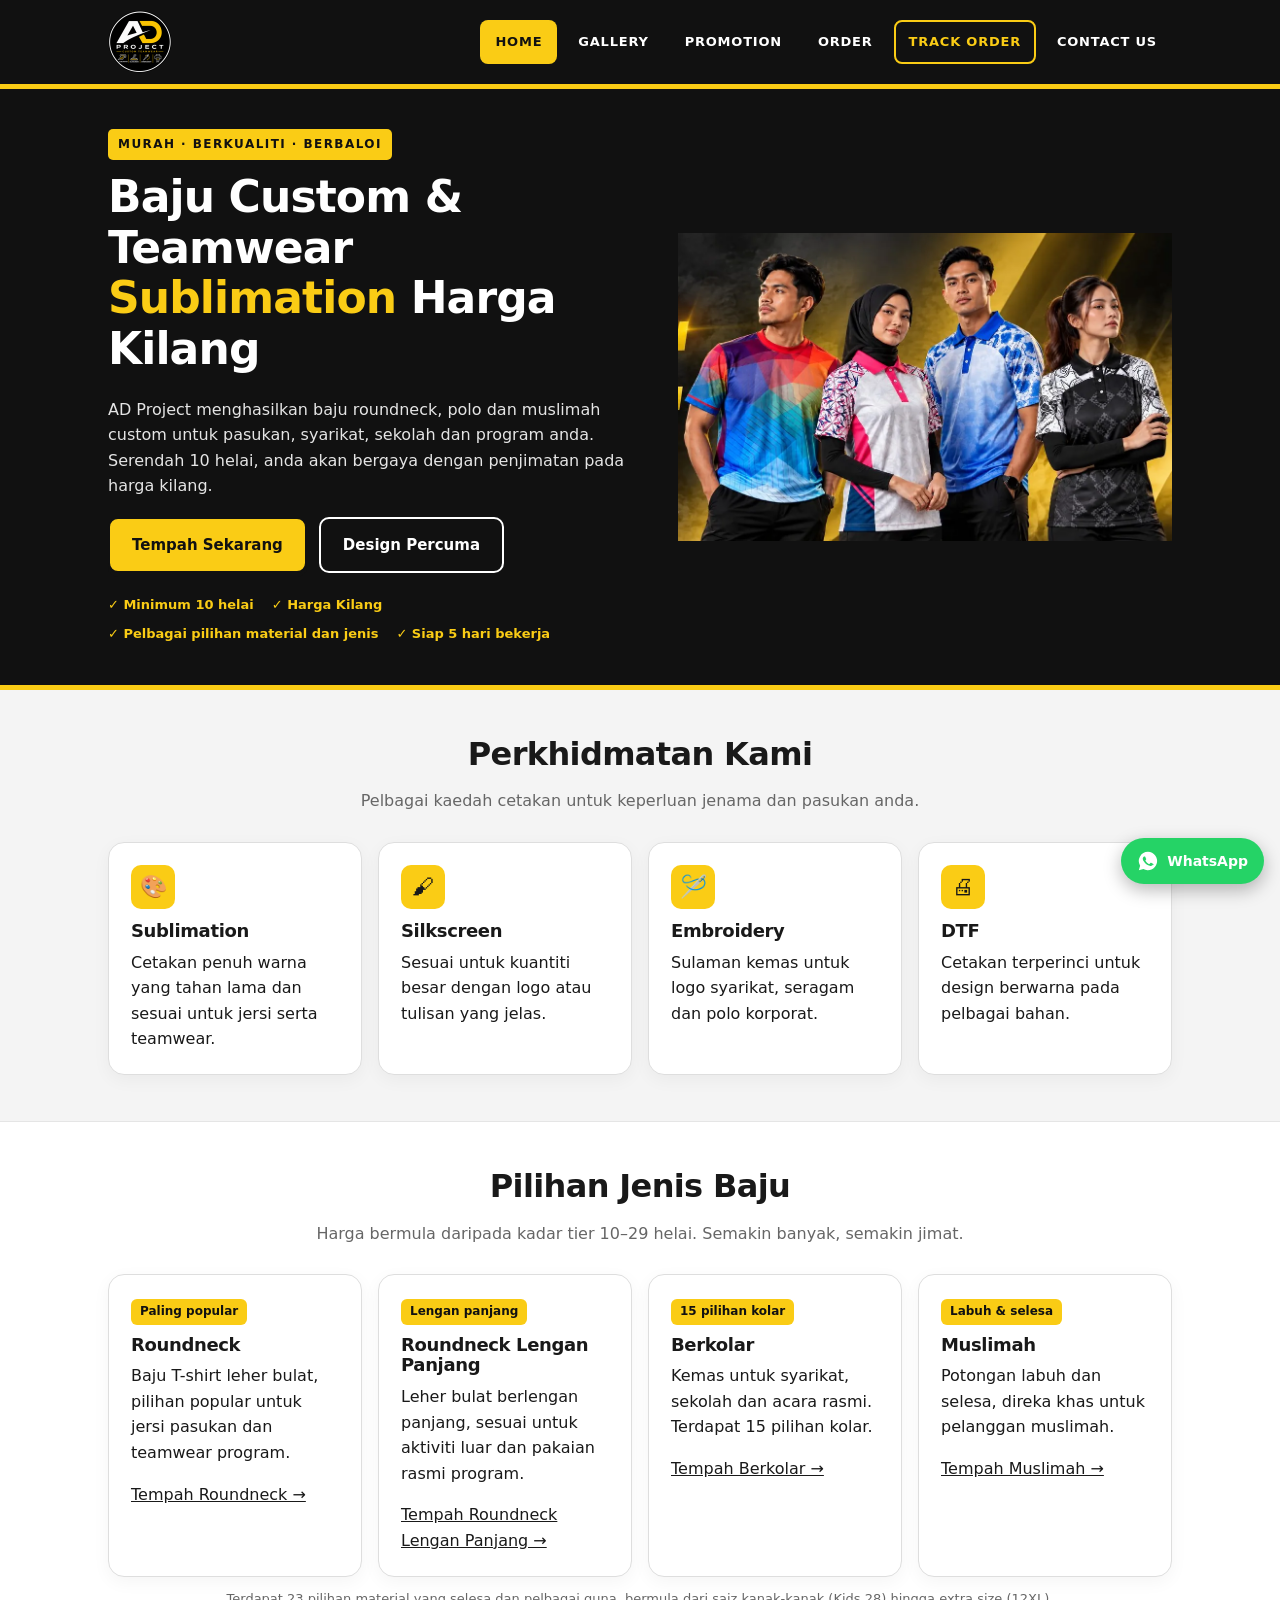
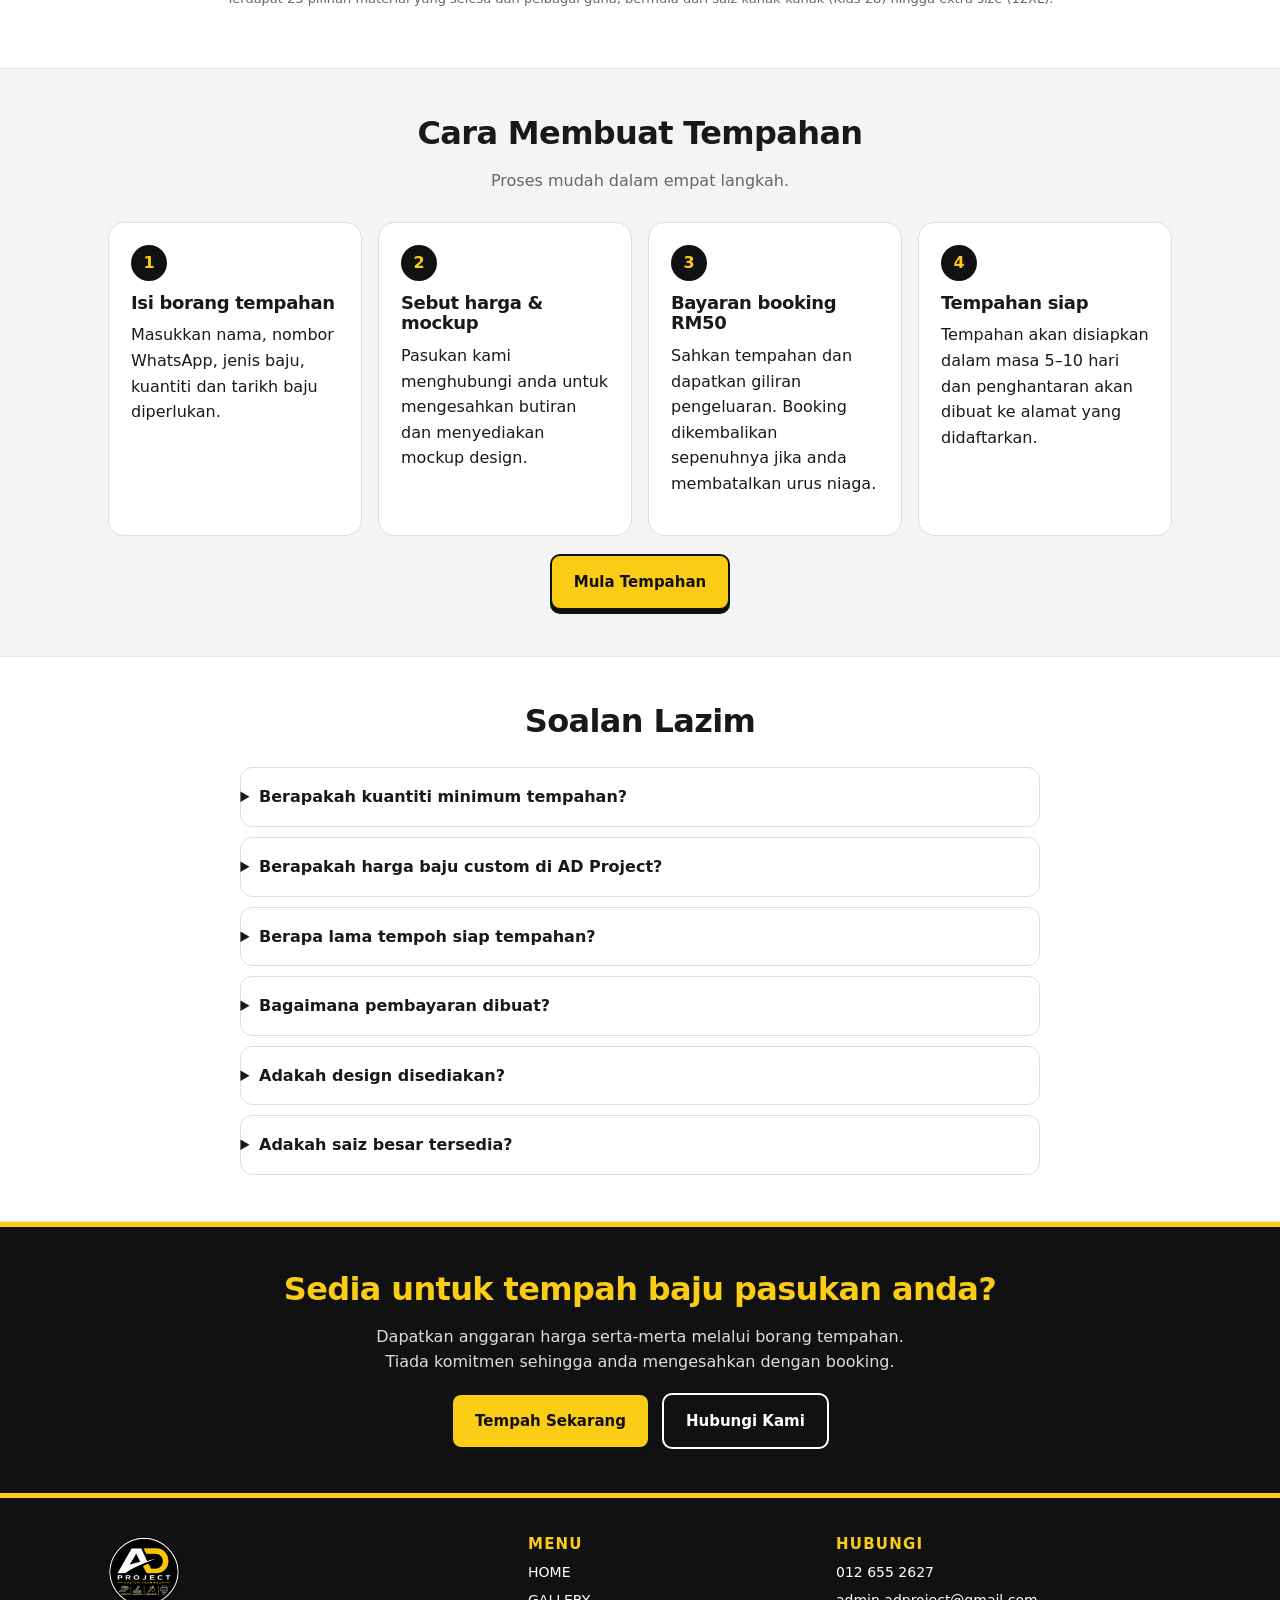
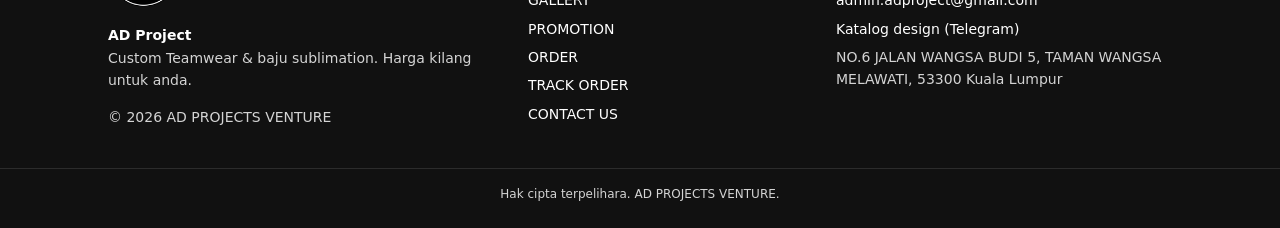
<file: index.html>
<!doctype html>
<html lang="ms">
<head>
<meta charset="utf-8">
<meta name="facebook-domain-verification" content="we1lgh8pebpeb2553qav9tsyrb8dss" />
<meta name="viewport" content="width=device-width, initial-scale=1">
<title>AD Project | Baju Custom &amp; Teamwear Sublimation Malaysia</title>
<meta name="description" content="Tempah baju custom, polo, roundneck &amp; muslimah sublimation harga kilang. Minimum 10 helai, mockup percuma sebelum bayaran. AD Project, Kuala Lumpur.">
<meta name="robots" content="index,follow,max-image-preview:large">
<link rel="canonical" href="https://adproject.my/">
<meta name="theme-color" content="#facc15">
<meta name="referrer" content="strict-origin-when-cross-origin">
<link rel="icon" href="favicon.ico" sizes="any">
<link rel="icon" type="image/png" sizes="32x32" href="assets/img/favicon-32.png">
<link rel="apple-touch-icon" href="assets/img/apple-touch-icon.png">
<link rel="manifest" href="site.webmanifest">
<meta property="og:type" content="website">
<meta property="og:locale" content="ms_MY">
<meta property="og:site_name" content="AD Project">
<meta property="og:title" content="AD Project | Baju Custom &amp; Teamwear Sublimation Malaysia">
<meta property="og:description" content="Tempah baju custom, polo, roundneck &amp; muslimah sublimation harga kilang. Minimum 10 helai, mockup percuma sebelum bayaran. AD Project, Kuala Lumpur.">
<meta property="og:url" content="https://adproject.my/">
<meta property="og:image" content="https://adproject.my/assets/img/og-image.jpg">
<meta property="og:image:width" content="1200">
<meta property="og:image:height" content="630">
<meta name="twitter:card" content="summary_large_image">
<meta name="twitter:title" content="AD Project | Baju Custom &amp; Teamwear Sublimation Malaysia">
<meta name="twitter:description" content="Tempah baju custom, polo, roundneck &amp; muslimah sublimation harga kilang. Minimum 10 helai, mockup percuma sebelum bayaran. AD Project, Kuala Lumpur.">
<meta name="twitter:image" content="https://adproject.my/assets/img/og-image.jpg">
<link rel="stylesheet" href="assets/css/style.css?v=49972ff1">
<script type="application/ld+json">{"@context":"https://schema.org","@type":"LocalBusiness","@id":"https://adproject.my/#business","name":"AD Project","legalName":"AD PROJECTS VENTURE","url":"https://adproject.my/","logo":"https://adproject.my/assets/img/logo-256.png","image":"https://adproject.my/assets/img/og-image.jpg","telephone":"+60126552627","email":"admin.adproject@gmail.com","address":{"@type":"PostalAddress","streetAddress":"NO.6 JALAN WANGSA BUDI 5, TAMAN WANGSA MELAWATI","postalCode":"53300","addressLocality":"Kuala Lumpur","addressRegion":"Wilayah Persekutuan Kuala Lumpur","addressCountry":"MY"},"description":"Tempah baju custom, polo, roundneck & muslimah sublimation harga kilang. Minimum 10 helai, mockup percuma sebelum bayaran. AD Project, Kuala Lumpur."}</script>
<script type="application/ld+json">{"@context":"https://schema.org","@type":"WebSite","name":"AD Project","url":"https://adproject.my/","inLanguage":"ms-MY"}</script>
<script type="application/ld+json">{"@context":"https://schema.org","@type":"FAQPage","mainEntity":[{"@type":"Question","name":"Berapakah kuantiti minimum tempahan?","acceptedAnswer":{"@type":"Answer","text":"Kuantiti minimum ialah 10 helai bagi setiap tempahan."}},{"@type":"Question","name":"Berapakah harga baju custom di AD Project?","acceptedAnswer":{"@type":"Answer","text":"Harga bermula dari RM13 hingga RM29 sehelai bergantung pada jenis baju dan kuantiti. Semakin banyak kuantiti, semakin rendah harga sehelai. Isi borang tempahan untuk melihat anggaran harga serta-merta."}},{"@type":"Question","name":"Berapa lama tempoh siap tempahan?","acceptedAnswer":{"@type":"Answer","text":"Tempahan siap dalam 5 hari bekerja selepas tempahan disahkan. Tarikh baju diperlukan boleh dinyatakan dalam borang tempahan."}},{"@type":"Question","name":"Bagaimana pembayaran dibuat?","acceptedAnswer":{"@type":"Answer","text":"Bayaran booking RM50 mengesahkan tempahan dan dikembalikan sepenuhnya jika anda membatalkan urus niaga. Seterusnya bayaran pendahuluan 40% diperlukan, dan baki dijelaskan sebelum penghantaran."}},{"@type":"Question","name":"Adakah design disediakan?","acceptedAnswer":{"@type":"Answer","text":"Ya. Terdapat 800+ design percuma di halaman Galeri dan katalog Telegram kami, atau anda boleh hantar design sendiri. Mockup disediakan sebelum anda membuat bayaran."}},{"@type":"Question","name":"Adakah saiz besar tersedia?","acceptedAnswer":{"@type":"Answer","text":"Saiz Kids 28 hingga 12XL tersedia. Caj tambahan dikenakan untuk saiz 4XL ke atas."}}]}</script>
</head>
<body class="page-index">
<a class="skip-link" href="#main">Langkau ke kandungan</a>
<header class="topbar">
  <div class="topbar-inner">
    <a class="brand-logo" href="./" aria-label="AD Project - Laman Utama">
      <img src="assets/img/logo-128.png" alt="AD Project Custom Teamwear" width="64" height="64">
    </a>
    <button class="nav-toggle" id="navToggle" type="button" aria-label="Buka menu" aria-expanded="false" aria-controls="mainNav">
      <span></span><span></span><span></span>
    </button>
    <nav class="main-nav" id="mainNav" aria-label="Menu utama">
      <a href="./" class="active" aria-current="page">HOME</a>
      <a href="gallery.html">GALLERY</a>
      <a href="promotion.html">PROMOTION</a>
      <a href="order.html">ORDER</a>
      <a href="track-order.html" class="nav-outline">TRACK ORDER</a>
      <a href="contact.html">CONTACT US</a>
    </nav>
  </div>
</header>

<main id="main">
<section class="hero">
  <div class="container hero-inner">
    <div class="hero-copy">
      <span class="eyebrow">Murah &middot; Berkualiti &middot; Berbaloi</span>
      <h1>Baju Custom &amp; Teamwear <em>Sublimation</em> Harga Kilang</h1>
      <p>AD Project menghasilkan baju roundneck, polo dan muslimah custom untuk pasukan, syarikat, sekolah dan program anda. Serendah 10 helai, anda akan bergaya dengan penjimatan pada harga kilang.</p>
      <p class="stat-badge" id="shirtStat" data-endpoint="https://script.google.com/macros/s/AKfycbyPpZKnBFvj2LA13TLM8jEIbgu5Ed_8PIEiTodSzSPuY906F02-wc6n4sjOblGXJwoRVw/exec" hidden><strong id="shirtCount">0</strong><span>helai baju telah disiapkan</span></p>
      <div class="btn-row">
        <a class="btn btn-primary" href="order.html">Tempah Sekarang</a>
        <a class="btn btn-outline" href="gallery.html">Design Percuma</a>
      </div>
      <ul class="trust">
        <li>&#10003; Minimum 10 helai</li>
        <li>&#10003; Harga Kilang</li>
        <li>&#10003; Pelbagai pilihan material dan jenis</li>
        <li>&#10003; Siap 5 hari bekerja</li>
      </ul>
    </div>
    <picture>
      <source srcset="assets/img/hero-models.webp" type="image/webp">
      <img class="hero-img" src="assets/img/hero-models.jpg" width="1015" height="633" fetchpriority="high"
           alt="Model memakai baju sublimation custom AD Project: roundneck, muslimah dan polo">
    </picture>
  </div>
</section>

<section class="section">
  <div class="container">
    <div class="section-head">
      <h2>Perkhidmatan Kami</h2>
      <p>Pelbagai kaedah cetakan untuk keperluan jenama dan pasukan anda.</p>
    </div>
    <div class="grid grid-4">
      <article class="card card-pad"><div class="icon-box" aria-hidden="true">&#127912;</div><h3>Sublimation</h3><p>Cetakan penuh warna yang tahan lama dan sesuai untuk jersi serta teamwear.</p></article>
      <article class="card card-pad"><div class="icon-box" aria-hidden="true">&#128396;</div><h3>Silkscreen</h3><p>Sesuai untuk kuantiti besar dengan logo atau tulisan yang jelas.</p></article>
      <article class="card card-pad"><div class="icon-box" aria-hidden="true">&#129697;</div><h3>Embroidery</h3><p>Sulaman kemas untuk logo syarikat, seragam dan polo korporat.</p></article>
      <article class="card card-pad"><div class="icon-box" aria-hidden="true">&#128424;</div><h3>DTF</h3><p>Cetakan terperinci untuk design berwarna pada pelbagai bahan.</p></article>
    </div>
  </div>
</section>

<section class="section alt">
  <div class="container">
    <div class="section-head">
      <h2>Pilihan Jenis Baju</h2>
      <p>Harga bermula daripada kadar tier 10–29 helai. Semakin banyak, semakin jimat.</p>
    </div>
    <div class="grid grid-4">
      <article class="card card-pad"><span class="tag">Paling popular</span><h3>Roundneck</h3><p>Baju T-shirt leher bulat, pilihan popular untuk jersi pasukan dan teamwear program.</p><a href="order.html?jenis=ROUNDNECK">Tempah Roundneck &rarr;</a></article>
      <article class="card card-pad"><span class="tag">Lengan panjang</span><h3>Roundneck Lengan Panjang</h3><p>Leher bulat berlengan panjang, sesuai untuk aktiviti luar dan pakaian rasmi program.</p><a href="order.html?jenis=ROUNDNECK&lengan=panjang">Tempah Roundneck Lengan Panjang &rarr;</a></article>
      <article class="card card-pad"><span class="tag">15 pilihan kolar</span><h3>Berkolar</h3><p>Kemas untuk syarikat, sekolah dan acara rasmi. Terdapat 15 pilihan kolar.</p><a href="order.html?jenis=POLO">Tempah Berkolar &rarr;</a></article>
      <article class="card card-pad"><span class="tag">Labuh &amp; selesa</span><h3>Muslimah</h3><p>Potongan labuh dan selesa, direka khas untuk pelanggan muslimah.</p><a href="order.html?jenis=MUSLIMAH">Tempah Muslimah &rarr;</a></article>
    </div>
    <p class="note" style="text-align:center">Terdapat 23 pilihan material yang selesa dan pelbagai guna, bermula dari saiz kanak-kanak (Kids 28) hingga extra size (12XL).</p>
  </div>
</section>

<section class="section">
  <div class="container">
    <div class="section-head">
      <h2>Cara Membuat Tempahan</h2>
      <p>Proses mudah dalam empat langkah.</p>
    </div>
    <ol class="steps">
      <li><h3>Isi borang tempahan</h3><p>Masukkan nama, nombor WhatsApp, jenis baju, kuantiti dan tarikh baju diperlukan.</p></li>
      <li><h3>Sebut harga &amp; mockup</h3><p>Pasukan kami menghubungi anda untuk mengesahkan butiran dan menyediakan mockup design.</p></li>
      <li><h3>Bayaran booking RM50</h3><p>Sahkan tempahan dan dapatkan giliran pengeluaran. Booking dikembalikan sepenuhnya jika anda membatalkan urus niaga.</p></li>
      <li><h3>Tempahan siap</h3><p>Tempahan akan disiapkan dalam masa 5&ndash;10 hari dan penghantaran akan dibuat ke alamat yang didaftarkan.</p></li>
    </ol>
    <div class="btn-row" style="justify-content:center"><a class="btn btn-primary" href="order.html">Mula Tempahan</a></div>
  </div>
</section>

<section class="section alt" id="faq">
  <div class="container">
    <div class="section-head"><h2>Soalan Lazim</h2></div>
    <div class="faq">
      <details><summary>Berapakah kuantiti minimum tempahan?</summary><p>Kuantiti minimum ialah 10 helai bagi setiap tempahan.</p></details>
      <details><summary>Berapakah harga baju custom di AD Project?</summary><p>Harga bermula dari RM13 hingga RM29 sehelai bergantung pada jenis baju dan kuantiti. Semakin banyak kuantiti, semakin rendah harga sehelai. Isi borang tempahan untuk melihat anggaran harga serta-merta.</p></details>
      <details><summary>Berapa lama tempoh siap tempahan?</summary><p>Tempahan siap dalam 5 hari bekerja selepas tempahan disahkan. Tarikh baju diperlukan boleh dinyatakan dalam borang tempahan.</p></details>
      <details><summary>Bagaimana pembayaran dibuat?</summary><p>Bayaran booking RM50 mengesahkan tempahan dan dikembalikan sepenuhnya jika anda membatalkan urus niaga. Seterusnya bayaran pendahuluan 40% diperlukan, dan baki dijelaskan sebelum penghantaran.</p></details>
      <details><summary>Adakah design disediakan?</summary><p>Ya. Terdapat 800+ design percuma di halaman Galeri dan katalog Telegram kami, atau anda boleh hantar design sendiri. Mockup disediakan sebelum anda membuat bayaran.</p></details>
      <details><summary>Adakah saiz besar tersedia?</summary><p>Saiz Kids 28 hingga 12XL tersedia. Caj tambahan dikenakan untuk saiz 4XL ke atas.</p></details>
    </div>
  </div>
</section>

<section class="cta-band">
  <div class="container">
    <h2>Sedia untuk tempah baju pasukan anda?</h2>
    <p>Dapatkan anggaran harga serta-merta melalui borang tempahan. Tiada komitmen sehingga anda mengesahkan dengan booking.</p>
    <div class="btn-row" style="justify-content:center">
      <a class="btn btn-primary" href="order.html">Tempah Sekarang</a>
      <a class="btn btn-outline" style="color:#fff;border-color:#fff" href="contact.html">Hubungi Kami</a>
    </div>
  </div>
</section>

</main>
<footer class="site-footer">
  <div class="container footer-grid">
    <div class="footer-brand">
      <img src="assets/img/logo-128.png" alt="" width="72" height="72" loading="lazy">
      <p><strong style="color:#fff">AD Project</strong><br>Custom Teamwear &amp; baju sublimation. Harga kilang untuk anda.</p>
      <p>&copy; 2026 AD PROJECTS VENTURE</p>
    </div>
    <div>
      <h2>Menu</h2>
      <ul>
        <li><a href="./" class="active" aria-current="page">HOME</a></li>
        <li><a href="gallery.html">GALLERY</a></li>
        <li><a href="promotion.html">PROMOTION</a></li>
        <li><a href="order.html">ORDER</a></li>
        <li><a href="track-order.html" class="nav-outline">TRACK ORDER</a></li>
        <li><a href="contact.html">CONTACT US</a></li>
      </ul>
    </div>
    <div>
      <h2>Hubungi</h2>
      <address>
        <ul>
          <li><a href="tel:+60126552627">012 655 2627</a></li>
          <li><a href="mailto:admin.adproject@gmail.com">admin.adproject@gmail.com</a></li>
          <li><a href="https://t.me/bajusublimation_bot" target="_blank" rel="noopener noreferrer">Katalog design (Telegram)</a></li>
          <li>NO.6 JALAN WANGSA BUDI 5, TAMAN WANGSA MELAWATI, 53300 Kuala Lumpur</li>
        </ul>
      </address>
    </div>
  </div>
  <div class="footer-bottom">Hak cipta terpelihara. AD PROJECTS VENTURE.</div>
</footer>

<a class="wa-float" href="https://wa.me/60126552627?text=Hi%20AD%20Project%2C%20saya%20nak%20tanya%20tentang%20tempahan%20baju." target="_blank" rel="noopener noreferrer" aria-label="Hubungi kami melalui WhatsApp">
  <svg width="22" height="22" viewBox="0 0 24 24" fill="currentColor" aria-hidden="true"><path d="M12 2a10 10 0 0 0-8.6 15.1L2 22l5-1.3A10 10 0 1 0 12 2zm5.2 14.2c-.2.6-1.300 1.200-1.800 1.200-.5.1-1 .2-3.300-.7-2.800-1.200-4.600-4.100-4.700-4.300-.1-.2-1.100-1.500-1.100-2.800s.7-2 1-2.300c.2-.3.500-.3.700-.3h.5c.2 0 .4 0 .6.500.2.600.8 2 .9 2.100.1.1.1.3 0 .5-.1.2-.1.300-.3.500l-.4.500c-.1.100-.3.300-.1.600.2.300.8 1.300 1.700 2.100 1.100 1 2.100 1.300 2.400 1.400.3.100.5.100.6-.1.2-.2.700-.8.900-1.100.2-.3.400-.2.600-.1l2 1c.3.100.5.200.5.300.1.200.1.800-.1 1.400z"/></svg>
  <span>WhatsApp</span>
</a>
<script src="assets/js/main.js?v=deed6241" defer></script>
<script src="assets/js/counter.js?v=ec5645d4" defer></script>
</body>
</html>
</file>
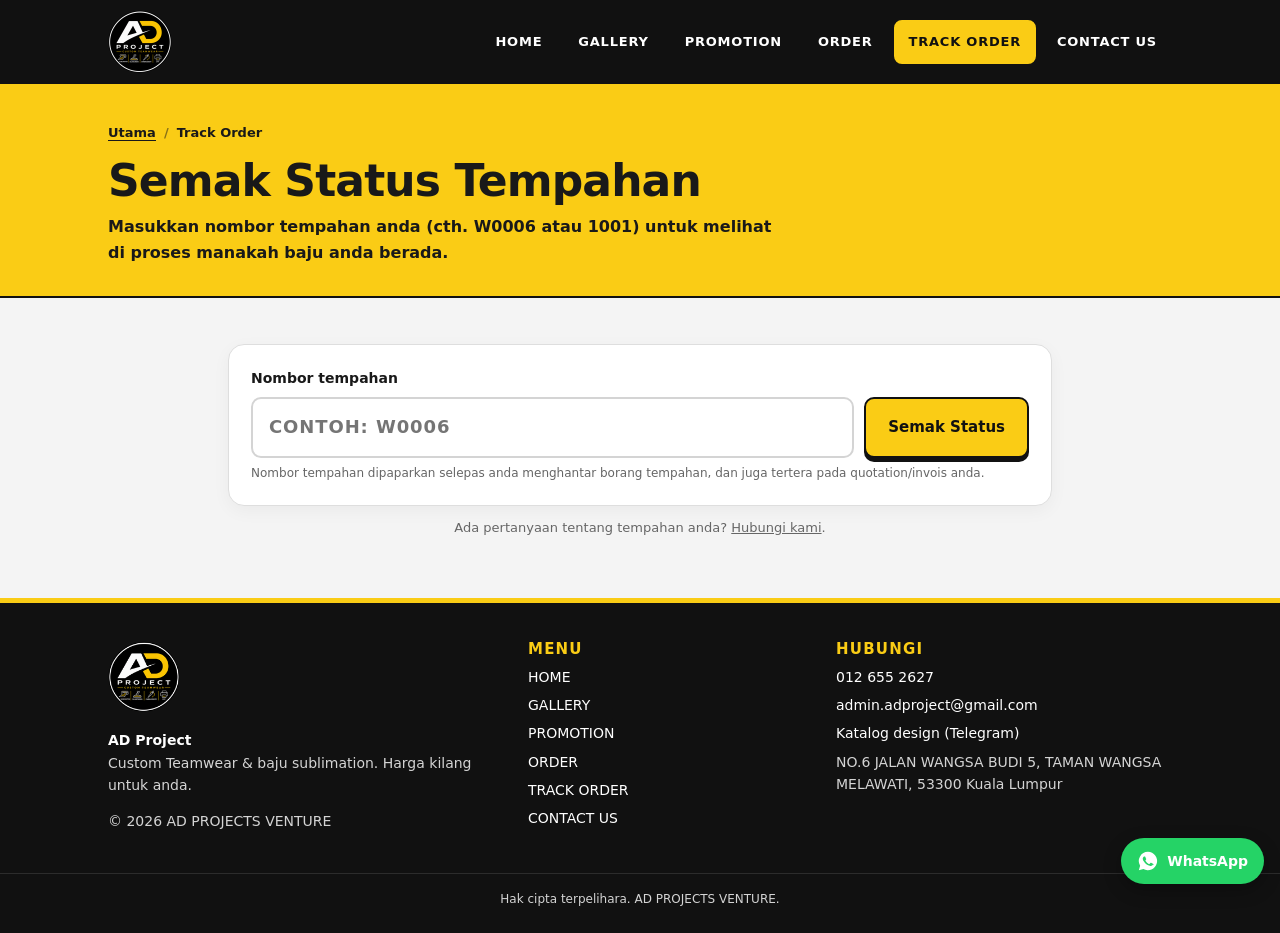
<file: affiliate-login.html>
<!doctype html><html lang="ms"><head><meta charset="utf-8"><title>Track Order | AD Project</title><meta name="robots" content="noindex"><link rel="canonical" href="https://adproject.my/track-order.html"><meta http-equiv="refresh" content="0; url=track-order.html"></head><body><p><a href="track-order.html">Semak status tempahan</a></p></body></html>
</file>
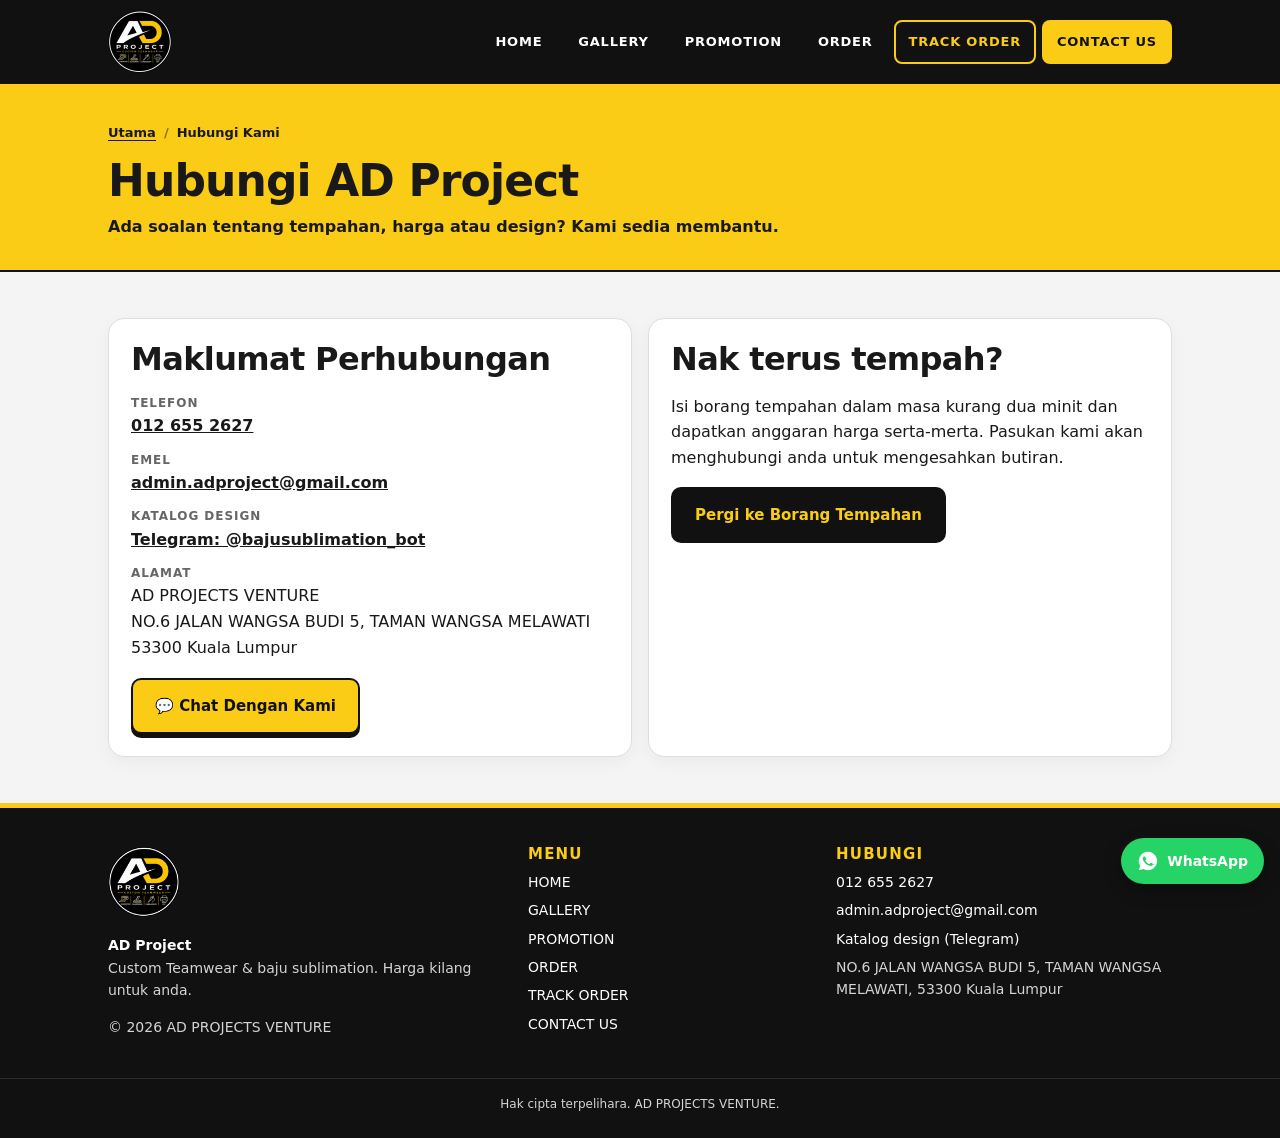
<file: contact.html>
<!doctype html>
<html lang="ms">
<head>
<meta charset="utf-8">
<meta name="viewport" content="width=device-width, initial-scale=1">
<title>Hubungi Kami | AD Project Kuala Lumpur</title>
<meta name="description" content="Hubungi AD Project melalui chat, telefon 012 655 2627, emel atau Telegram. Alamat: Taman Wangsa Melawati, Kuala Lumpur.">
<meta name="robots" content="index,follow,max-image-preview:large">
<link rel="canonical" href="https://adproject.my/contact.html">
<meta name="theme-color" content="#facc15">
<meta name="referrer" content="strict-origin-when-cross-origin">
<link rel="icon" href="favicon.ico" sizes="any">
<link rel="icon" type="image/png" sizes="32x32" href="assets/img/favicon-32.png">
<link rel="apple-touch-icon" href="assets/img/apple-touch-icon.png">
<link rel="manifest" href="site.webmanifest">
<meta property="og:type" content="website">
<meta property="og:locale" content="ms_MY">
<meta property="og:site_name" content="AD Project">
<meta property="og:title" content="Hubungi Kami | AD Project Kuala Lumpur">
<meta property="og:description" content="Hubungi AD Project melalui chat, telefon 012 655 2627, emel atau Telegram. Alamat: Taman Wangsa Melawati, Kuala Lumpur.">
<meta property="og:url" content="https://adproject.my/contact.html">
<meta property="og:image" content="https://adproject.my/assets/img/og-image.jpg">
<meta property="og:image:width" content="1200">
<meta property="og:image:height" content="630">
<meta name="twitter:card" content="summary_large_image">
<meta name="twitter:title" content="Hubungi Kami | AD Project Kuala Lumpur">
<meta name="twitter:description" content="Hubungi AD Project melalui chat, telefon 012 655 2627, emel atau Telegram. Alamat: Taman Wangsa Melawati, Kuala Lumpur.">
<meta name="twitter:image" content="https://adproject.my/assets/img/og-image.jpg">
<link rel="stylesheet" href="assets/css/style.css?v=49972ff1">
<script type="application/ld+json">{"@context":"https://schema.org","@type":"LocalBusiness","@id":"https://adproject.my/#business","name":"AD Project","legalName":"AD PROJECTS VENTURE","url":"https://adproject.my/","logo":"https://adproject.my/assets/img/logo-256.png","image":"https://adproject.my/assets/img/og-image.jpg","telephone":"+60126552627","email":"admin.adproject@gmail.com","address":{"@type":"PostalAddress","streetAddress":"NO.6 JALAN WANGSA BUDI 5, TAMAN WANGSA MELAWATI","postalCode":"53300","addressLocality":"Kuala Lumpur","addressRegion":"Wilayah Persekutuan Kuala Lumpur","addressCountry":"MY"},"description":"Tempah baju custom, polo, roundneck & muslimah sublimation harga kilang. Minimum 10 helai, mockup percuma sebelum bayaran. AD Project, Kuala Lumpur."}</script>
<script type="application/ld+json">{"@context":"https://schema.org","@type":"BreadcrumbList","itemListElement":[{"@type":"ListItem","position":1,"name":"Utama","item":"https://adproject.my/"},{"@type":"ListItem","position":2,"name":"Hubungi Kami","item":"https://adproject.my/contact.html"}]}</script>
</head>
<body class="page-contact">
<a class="skip-link" href="#main">Langkau ke kandungan</a>
<header class="topbar">
  <div class="topbar-inner">
    <a class="brand-logo" href="./" aria-label="AD Project - Laman Utama">
      <img src="assets/img/logo-128.png" alt="AD Project Custom Teamwear" width="64" height="64">
    </a>
    <button class="nav-toggle" id="navToggle" type="button" aria-label="Buka menu" aria-expanded="false" aria-controls="mainNav">
      <span></span><span></span><span></span>
    </button>
    <nav class="main-nav" id="mainNav" aria-label="Menu utama">
      <a href="./">HOME</a>
      <a href="gallery.html">GALLERY</a>
      <a href="promotion.html">PROMOTION</a>
      <a href="order.html">ORDER</a>
      <a href="track-order.html" class="nav-outline">TRACK ORDER</a>
      <a href="contact.html" class="active" aria-current="page">CONTACT US</a>
    </nav>
  </div>
</header>

<main id="main">
<section class="page-hero">
  <div class="container">
<nav class="breadcrumb" aria-label="Breadcrumb"><ol><li><a href="./">Utama</a></li><li aria-current="page">Hubungi Kami</li></ol></nav>
    <h1>Hubungi AD Project</h1>
    <p>Ada soalan tentang tempahan, harga atau design? Kami sedia membantu.</p>
  </div>
</section>
<section class="section">
  <div class="container">
    <div class="grid grid-2">
      <div class="card card-pad">
        <h2>Maklumat Perhubungan</h2>
        <ul class="contact-list">
          <li><strong>Telefon</strong><a href="tel:+60126552627">012 655 2627</a></li>
          <li><strong>Emel</strong><a href="mailto:admin.adproject@gmail.com">admin.adproject@gmail.com</a></li>
          <li><strong>Katalog design</strong><a href="https://t.me/bajusublimation_bot" target="_blank" rel="noopener noreferrer">Telegram: @bajusublimation_bot</a></li>
          <li><strong>Alamat</strong><address>AD PROJECTS VENTURE<br>NO.6 JALAN WANGSA BUDI 5, TAMAN WANGSA MELAWATI<br>53300 Kuala Lumpur</address></li>
        </ul>
        <div class="btn-row">
          <button class="btn btn-primary" type="button" id="chatOpen" data-endpoint="https://script.google.com/macros/s/AKfycbyPpZKnBFvj2LA13TLM8jEIbgu5Ed_8PIEiTodSzSPuY906F02-wc6n4sjOblGXJwoRVw/exec">&#128172; Chat Dengan Kami</button>
        </div>
      </div>
      <div class="card card-pad">
        <h2>Nak terus tempah?</h2>
        <p>Isi borang tempahan dalam masa kurang dua minit dan dapatkan anggaran harga serta-merta. Pasukan kami akan menghubungi anda untuk mengesahkan butiran.</p>
        <a class="btn btn-dark" href="order.html">Pergi ke Borang Tempahan</a>
      </div>
    </div>
  </div>
</section>
<section class="chat-panel" id="chatPanel" role="dialog" aria-modal="false" aria-labelledby="chatTitle" hidden>
  <header class="chat-head">
    <img src="assets/img/logo-128.png" alt="" width="36" height="36">
    <div><strong id="chatTitle">AD Project</strong><span>Dalam talian &middot; biasanya membalas serta-merta</span></div>
    <button type="button" class="chat-x" id="chatClose" aria-label="Tutup chat">&times;</button>
  </header>
  <div class="chat-log" id="chatLog" aria-live="polite"></div>
  <form class="chat-form" id="chatForm">
    <label class="sr-only" for="chatInput">Mesej anda</label>
    <input id="chatInput" type="text" maxlength="500" autocomplete="off" placeholder="Tulis soalan anda...">
    <button type="submit" aria-label="Hantar">&#10148;</button>
  </form>
</section>

</main>
<footer class="site-footer">
  <div class="container footer-grid">
    <div class="footer-brand">
      <img src="assets/img/logo-128.png" alt="" width="72" height="72" loading="lazy">
      <p><strong style="color:#fff">AD Project</strong><br>Custom Teamwear &amp; baju sublimation. Harga kilang untuk anda.</p>
      <p>&copy; 2026 AD PROJECTS VENTURE</p>
    </div>
    <div>
      <h2>Menu</h2>
      <ul>
        <li><a href="./">HOME</a></li>
        <li><a href="gallery.html">GALLERY</a></li>
        <li><a href="promotion.html">PROMOTION</a></li>
        <li><a href="order.html">ORDER</a></li>
        <li><a href="track-order.html" class="nav-outline">TRACK ORDER</a></li>
        <li><a href="contact.html" class="active" aria-current="page">CONTACT US</a></li>
      </ul>
    </div>
    <div>
      <h2>Hubungi</h2>
      <address>
        <ul>
          <li><a href="tel:+60126552627">012 655 2627</a></li>
          <li><a href="mailto:admin.adproject@gmail.com">admin.adproject@gmail.com</a></li>
          <li><a href="https://t.me/bajusublimation_bot" target="_blank" rel="noopener noreferrer">Katalog design (Telegram)</a></li>
          <li>NO.6 JALAN WANGSA BUDI 5, TAMAN WANGSA MELAWATI, 53300 Kuala Lumpur</li>
        </ul>
      </address>
    </div>
  </div>
  <div class="footer-bottom">Hak cipta terpelihara. AD PROJECTS VENTURE.</div>
</footer>

<a class="wa-float" href="https://wa.me/60126552627?text=Hi%20AD%20Project%2C%20saya%20nak%20tanya%20tentang%20tempahan%20baju." target="_blank" rel="noopener noreferrer" aria-label="Hubungi kami melalui WhatsApp">
  <svg width="22" height="22" viewBox="0 0 24 24" fill="currentColor" aria-hidden="true"><path d="M12 2a10 10 0 0 0-8.6 15.1L2 22l5-1.3A10 10 0 1 0 12 2zm5.2 14.2c-.2.6-1.300 1.200-1.800 1.200-.5.1-1 .2-3.300-.7-2.800-1.200-4.600-4.100-4.700-4.300-.1-.2-1.100-1.500-1.100-2.800s.7-2 1-2.300c.2-.3.500-.3.700-.3h.5c.2 0 .4 0 .6.500.2.600.8 2 .9 2.100.1.1.1.3 0 .5-.1.2-.1.300-.3.500l-.4.500c-.1.100-.3.300-.1.600.2.300.8 1.300 1.700 2.100 1.100 1 2.100 1.300 2.400 1.400.3.100.5.100.6-.1.2-.2.700-.8.900-1.100.2-.3.400-.2.600-.1l2 1c.3.100.5.200.5.300.1.200.1.800-.1 1.400z"/></svg>
  <span>WhatsApp</span>
</a>
<script src="assets/js/main.js?v=deed6241" defer></script>
<script src="assets/js/chat.js?v=c56252d2" defer></script>
</body>
</html>
</file>
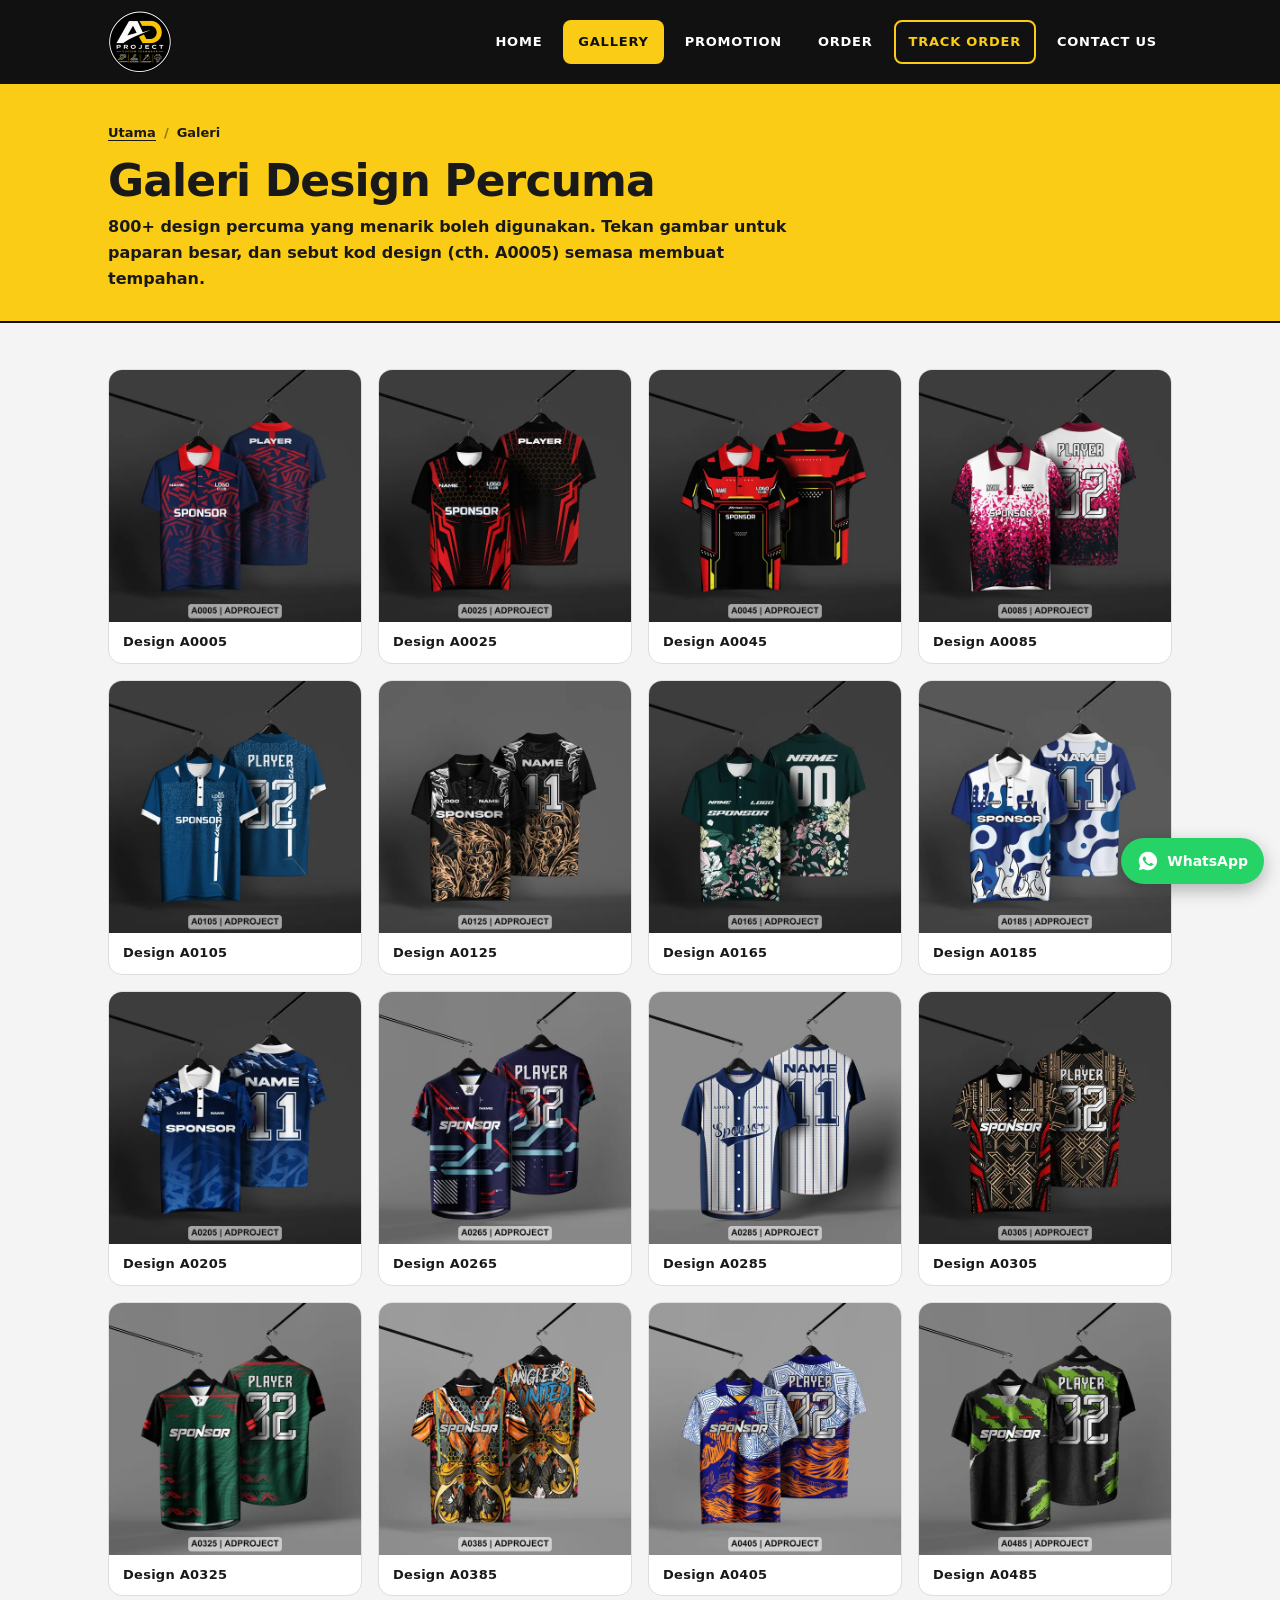
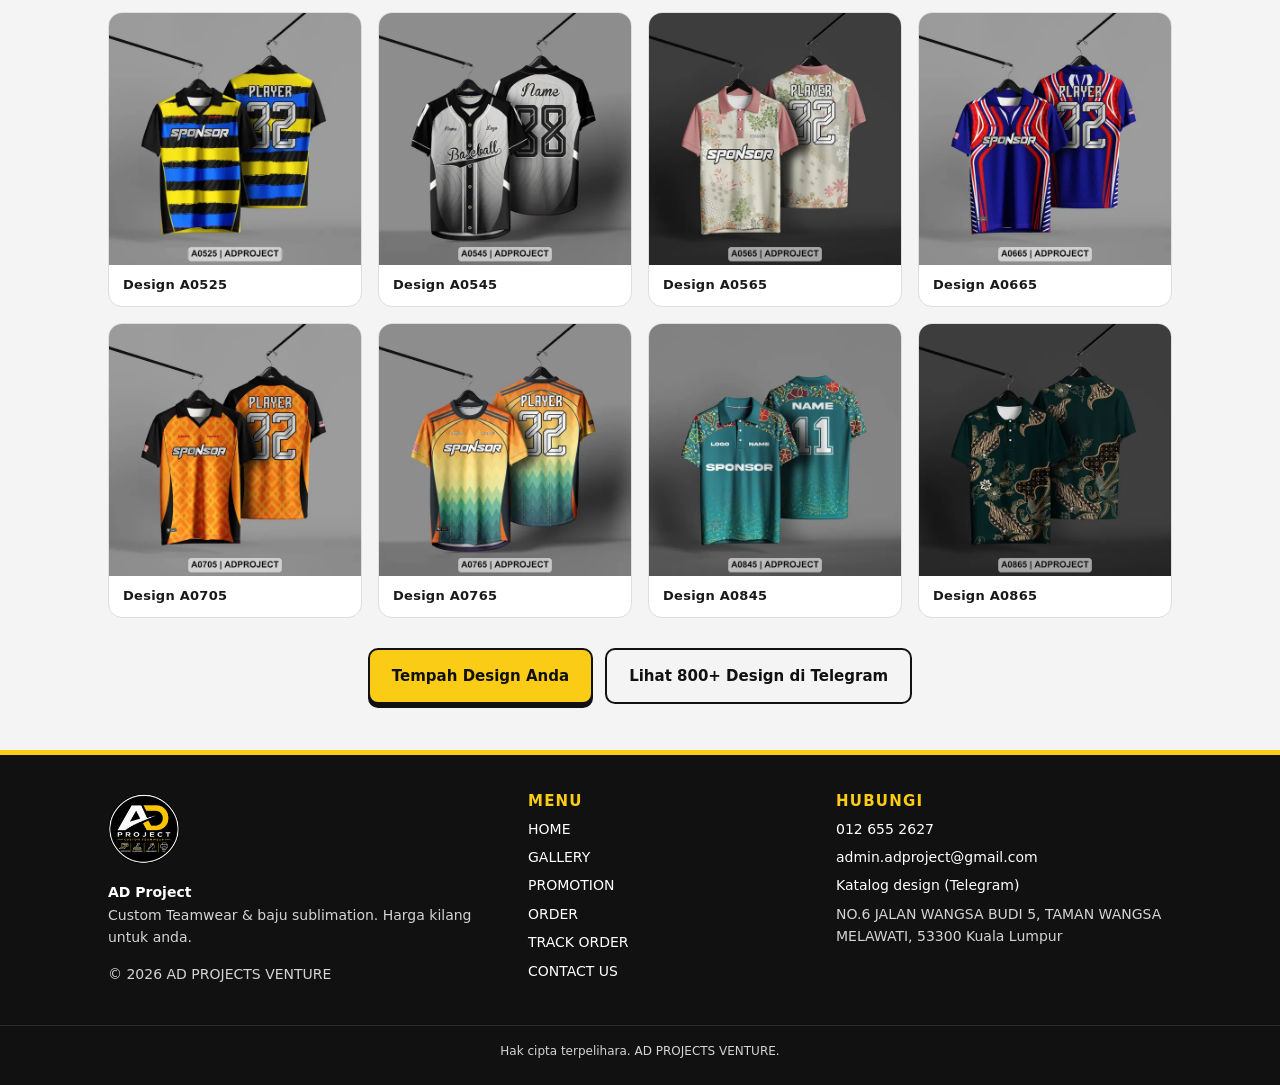
<file: gallery.html>
<!doctype html>
<html lang="ms">
<head>
<meta charset="utf-8">
<meta name="viewport" content="width=device-width, initial-scale=1">
<title>Galeri 800+ Design Baju Percuma | AD Project</title>
<meta name="description" content="Pilih daripada 800+ design baju sublimation percuma AD Project untuk roundneck, berkolar dan muslimah. Sebut kod design semasa membuat tempahan.">
<meta name="robots" content="index,follow,max-image-preview:large">
<link rel="canonical" href="https://adproject.my/gallery.html">
<meta name="theme-color" content="#facc15">
<meta name="referrer" content="strict-origin-when-cross-origin">
<link rel="icon" href="favicon.ico" sizes="any">
<link rel="icon" type="image/png" sizes="32x32" href="assets/img/favicon-32.png">
<link rel="apple-touch-icon" href="assets/img/apple-touch-icon.png">
<link rel="manifest" href="site.webmanifest">
<meta property="og:type" content="website">
<meta property="og:locale" content="ms_MY">
<meta property="og:site_name" content="AD Project">
<meta property="og:title" content="Galeri 800+ Design Baju Percuma | AD Project">
<meta property="og:description" content="Pilih daripada 800+ design baju sublimation percuma AD Project untuk roundneck, berkolar dan muslimah. Sebut kod design semasa membuat tempahan.">
<meta property="og:url" content="https://adproject.my/gallery.html">
<meta property="og:image" content="https://adproject.my/assets/img/og-image.jpg">
<meta property="og:image:width" content="1200">
<meta property="og:image:height" content="630">
<meta name="twitter:card" content="summary_large_image">
<meta name="twitter:title" content="Galeri 800+ Design Baju Percuma | AD Project">
<meta name="twitter:description" content="Pilih daripada 800+ design baju sublimation percuma AD Project untuk roundneck, berkolar dan muslimah. Sebut kod design semasa membuat tempahan.">
<meta name="twitter:image" content="https://adproject.my/assets/img/og-image.jpg">
<link rel="stylesheet" href="assets/css/style.css?v=49972ff1">
<script type="application/ld+json">{"@context":"https://schema.org","@type":"BreadcrumbList","itemListElement":[{"@type":"ListItem","position":1,"name":"Utama","item":"https://adproject.my/"},{"@type":"ListItem","position":2,"name":"Galeri","item":"https://adproject.my/gallery.html"}]}</script>
</head>
<body class="page-gallery">
<a class="skip-link" href="#main">Langkau ke kandungan</a>
<header class="topbar">
  <div class="topbar-inner">
    <a class="brand-logo" href="./" aria-label="AD Project - Laman Utama">
      <img src="assets/img/logo-128.png" alt="AD Project Custom Teamwear" width="64" height="64">
    </a>
    <button class="nav-toggle" id="navToggle" type="button" aria-label="Buka menu" aria-expanded="false" aria-controls="mainNav">
      <span></span><span></span><span></span>
    </button>
    <nav class="main-nav" id="mainNav" aria-label="Menu utama">
      <a href="./">HOME</a>
      <a href="gallery.html" class="active" aria-current="page">GALLERY</a>
      <a href="promotion.html">PROMOTION</a>
      <a href="order.html">ORDER</a>
      <a href="track-order.html" class="nav-outline">TRACK ORDER</a>
      <a href="contact.html">CONTACT US</a>
    </nav>
  </div>
</header>

<main id="main">
<section class="page-hero">
  <div class="container">
<nav class="breadcrumb" aria-label="Breadcrumb"><ol><li><a href="./">Utama</a></li><li aria-current="page">Galeri</li></ol></nav>
    <h1>Galeri Design Percuma</h1>
    <p>800+ design percuma yang menarik boleh digunakan. Tekan gambar untuk paparan besar, dan sebut kod design (cth. A0005) semasa membuat tempahan.</p>
  </div>
</section>
<section class="section">
  <div class="container">
<div class="gallery"><figure><a class="g-item" href="assets/img/gallery/a0005.webp" data-code="A0005"><img src="assets/img/gallery/a0005-sm.webp" width="560" height="560" loading="lazy" alt="Design baju custom A0005 - AD Project"></a><figcaption>Design A0005</figcaption></figure><figure><a class="g-item" href="assets/img/gallery/a0025.webp" data-code="A0025"><img src="assets/img/gallery/a0025-sm.webp" width="560" height="560" loading="lazy" alt="Design baju custom A0025 - AD Project"></a><figcaption>Design A0025</figcaption></figure><figure><a class="g-item" href="assets/img/gallery/a0045.webp" data-code="A0045"><img src="assets/img/gallery/a0045-sm.webp" width="560" height="560" loading="lazy" alt="Design baju custom A0045 - AD Project"></a><figcaption>Design A0045</figcaption></figure><figure><a class="g-item" href="assets/img/gallery/a0085.webp" data-code="A0085"><img src="assets/img/gallery/a0085-sm.webp" width="560" height="560" loading="lazy" alt="Design baju custom A0085 - AD Project"></a><figcaption>Design A0085</figcaption></figure><figure><a class="g-item" href="assets/img/gallery/a0105.webp" data-code="A0105"><img src="assets/img/gallery/a0105-sm.webp" width="560" height="560" loading="lazy" alt="Design baju custom A0105 - AD Project"></a><figcaption>Design A0105</figcaption></figure><figure><a class="g-item" href="assets/img/gallery/a0125.webp" data-code="A0125"><img src="assets/img/gallery/a0125-sm.webp" width="560" height="560" loading="lazy" alt="Design baju custom A0125 - AD Project"></a><figcaption>Design A0125</figcaption></figure><figure><a class="g-item" href="assets/img/gallery/a0165.webp" data-code="A0165"><img src="assets/img/gallery/a0165-sm.webp" width="560" height="560" loading="lazy" alt="Design baju custom A0165 - AD Project"></a><figcaption>Design A0165</figcaption></figure><figure><a class="g-item" href="assets/img/gallery/a0185.webp" data-code="A0185"><img src="assets/img/gallery/a0185-sm.webp" width="560" height="560" loading="lazy" alt="Design baju custom A0185 - AD Project"></a><figcaption>Design A0185</figcaption></figure><figure><a class="g-item" href="assets/img/gallery/a0205.webp" data-code="A0205"><img src="assets/img/gallery/a0205-sm.webp" width="560" height="560" loading="lazy" alt="Design baju custom A0205 - AD Project"></a><figcaption>Design A0205</figcaption></figure><figure><a class="g-item" href="assets/img/gallery/a0265.webp" data-code="A0265"><img src="assets/img/gallery/a0265-sm.webp" width="560" height="560" loading="lazy" alt="Design baju custom A0265 - AD Project"></a><figcaption>Design A0265</figcaption></figure><figure><a class="g-item" href="assets/img/gallery/a0285.webp" data-code="A0285"><img src="assets/img/gallery/a0285-sm.webp" width="560" height="560" loading="lazy" alt="Design baju custom A0285 - AD Project"></a><figcaption>Design A0285</figcaption></figure><figure><a class="g-item" href="assets/img/gallery/a0305.webp" data-code="A0305"><img src="assets/img/gallery/a0305-sm.webp" width="560" height="560" loading="lazy" alt="Design baju custom A0305 - AD Project"></a><figcaption>Design A0305</figcaption></figure><figure><a class="g-item" href="assets/img/gallery/a0325.webp" data-code="A0325"><img src="assets/img/gallery/a0325-sm.webp" width="560" height="560" loading="lazy" alt="Design baju custom A0325 - AD Project"></a><figcaption>Design A0325</figcaption></figure><figure><a class="g-item" href="assets/img/gallery/a0385.webp" data-code="A0385"><img src="assets/img/gallery/a0385-sm.webp" width="560" height="560" loading="lazy" alt="Design baju custom A0385 - AD Project"></a><figcaption>Design A0385</figcaption></figure><figure><a class="g-item" href="assets/img/gallery/a0405.webp" data-code="A0405"><img src="assets/img/gallery/a0405-sm.webp" width="560" height="560" loading="lazy" alt="Design baju custom A0405 - AD Project"></a><figcaption>Design A0405</figcaption></figure><figure><a class="g-item" href="assets/img/gallery/a0485.webp" data-code="A0485"><img src="assets/img/gallery/a0485-sm.webp" width="560" height="560" loading="lazy" alt="Design baju custom A0485 - AD Project"></a><figcaption>Design A0485</figcaption></figure><figure><a class="g-item" href="assets/img/gallery/a0525.webp" data-code="A0525"><img src="assets/img/gallery/a0525-sm.webp" width="560" height="560" loading="lazy" alt="Design baju custom A0525 - AD Project"></a><figcaption>Design A0525</figcaption></figure><figure><a class="g-item" href="assets/img/gallery/a0545.webp" data-code="A0545"><img src="assets/img/gallery/a0545-sm.webp" width="560" height="560" loading="lazy" alt="Design baju custom A0545 - AD Project"></a><figcaption>Design A0545</figcaption></figure><figure><a class="g-item" href="assets/img/gallery/a0565.webp" data-code="A0565"><img src="assets/img/gallery/a0565-sm.webp" width="560" height="560" loading="lazy" alt="Design baju custom A0565 - AD Project"></a><figcaption>Design A0565</figcaption></figure><figure><a class="g-item" href="assets/img/gallery/a0665.webp" data-code="A0665"><img src="assets/img/gallery/a0665-sm.webp" width="560" height="560" loading="lazy" alt="Design baju custom A0665 - AD Project"></a><figcaption>Design A0665</figcaption></figure><figure><a class="g-item" href="assets/img/gallery/a0705.webp" data-code="A0705"><img src="assets/img/gallery/a0705-sm.webp" width="560" height="560" loading="lazy" alt="Design baju custom A0705 - AD Project"></a><figcaption>Design A0705</figcaption></figure><figure><a class="g-item" href="assets/img/gallery/a0765.webp" data-code="A0765"><img src="assets/img/gallery/a0765-sm.webp" width="560" height="560" loading="lazy" alt="Design baju custom A0765 - AD Project"></a><figcaption>Design A0765</figcaption></figure><figure><a class="g-item" href="assets/img/gallery/a0845.webp" data-code="A0845"><img src="assets/img/gallery/a0845-sm.webp" width="560" height="560" loading="lazy" alt="Design baju custom A0845 - AD Project"></a><figcaption>Design A0845</figcaption></figure><figure><a class="g-item" href="assets/img/gallery/a0865.webp" data-code="A0865"><img src="assets/img/gallery/a0865-sm.webp" width="560" height="560" loading="lazy" alt="Design baju custom A0865 - AD Project"></a><figcaption>Design A0865</figcaption></figure></div>
    <div class="btn-row" style="justify-content:center;margin-top:30px">
      <a class="btn btn-primary" href="order.html">Tempah Design Anda</a>
      <a class="btn btn-outline" href="https://t.me/bajusublimation_bot" target="_blank" rel="noopener noreferrer">Lihat 800+ Design di Telegram</a>
    </div>
  </div>
</section>

</main>
<footer class="site-footer">
  <div class="container footer-grid">
    <div class="footer-brand">
      <img src="assets/img/logo-128.png" alt="" width="72" height="72" loading="lazy">
      <p><strong style="color:#fff">AD Project</strong><br>Custom Teamwear &amp; baju sublimation. Harga kilang untuk anda.</p>
      <p>&copy; 2026 AD PROJECTS VENTURE</p>
    </div>
    <div>
      <h2>Menu</h2>
      <ul>
        <li><a href="./">HOME</a></li>
        <li><a href="gallery.html" class="active" aria-current="page">GALLERY</a></li>
        <li><a href="promotion.html">PROMOTION</a></li>
        <li><a href="order.html">ORDER</a></li>
        <li><a href="track-order.html" class="nav-outline">TRACK ORDER</a></li>
        <li><a href="contact.html">CONTACT US</a></li>
      </ul>
    </div>
    <div>
      <h2>Hubungi</h2>
      <address>
        <ul>
          <li><a href="tel:+60126552627">012 655 2627</a></li>
          <li><a href="mailto:admin.adproject@gmail.com">admin.adproject@gmail.com</a></li>
          <li><a href="https://t.me/bajusublimation_bot" target="_blank" rel="noopener noreferrer">Katalog design (Telegram)</a></li>
          <li>NO.6 JALAN WANGSA BUDI 5, TAMAN WANGSA MELAWATI, 53300 Kuala Lumpur</li>
        </ul>
      </address>
    </div>
  </div>
  <div class="footer-bottom">Hak cipta terpelihara. AD PROJECTS VENTURE.</div>
</footer>

<a class="wa-float" href="https://wa.me/60126552627?text=Hi%20AD%20Project%2C%20saya%20nak%20tanya%20tentang%20tempahan%20baju." target="_blank" rel="noopener noreferrer" aria-label="Hubungi kami melalui WhatsApp">
  <svg width="22" height="22" viewBox="0 0 24 24" fill="currentColor" aria-hidden="true"><path d="M12 2a10 10 0 0 0-8.6 15.1L2 22l5-1.3A10 10 0 1 0 12 2zm5.2 14.2c-.2.6-1.300 1.200-1.800 1.200-.5.1-1 .2-3.300-.7-2.800-1.200-4.600-4.100-4.700-4.300-.1-.2-1.100-1.500-1.100-2.800s.7-2 1-2.300c.2-.3.500-.3.700-.3h.5c.2 0 .4 0 .6.500.2.600.8 2 .9 2.100.1.1.1.3 0 .5-.1.2-.1.300-.3.500l-.4.500c-.1.100-.3.300-.1.600.2.300.8 1.300 1.700 2.100 1.100 1 2.100 1.300 2.400 1.400.3.100.5.100.6-.1.2-.2.700-.8.900-1.100.2-.3.400-.2.600-.1l2 1c.3.100.5.200.5.300.1.200.1.800-.1 1.400z"/></svg>
  <span>WhatsApp</span>
</a>
<script src="assets/js/main.js?v=deed6241" defer></script>
<script src="assets/js/gallery.js?v=1f8c773c" defer></script>
</body>
</html>
</file>
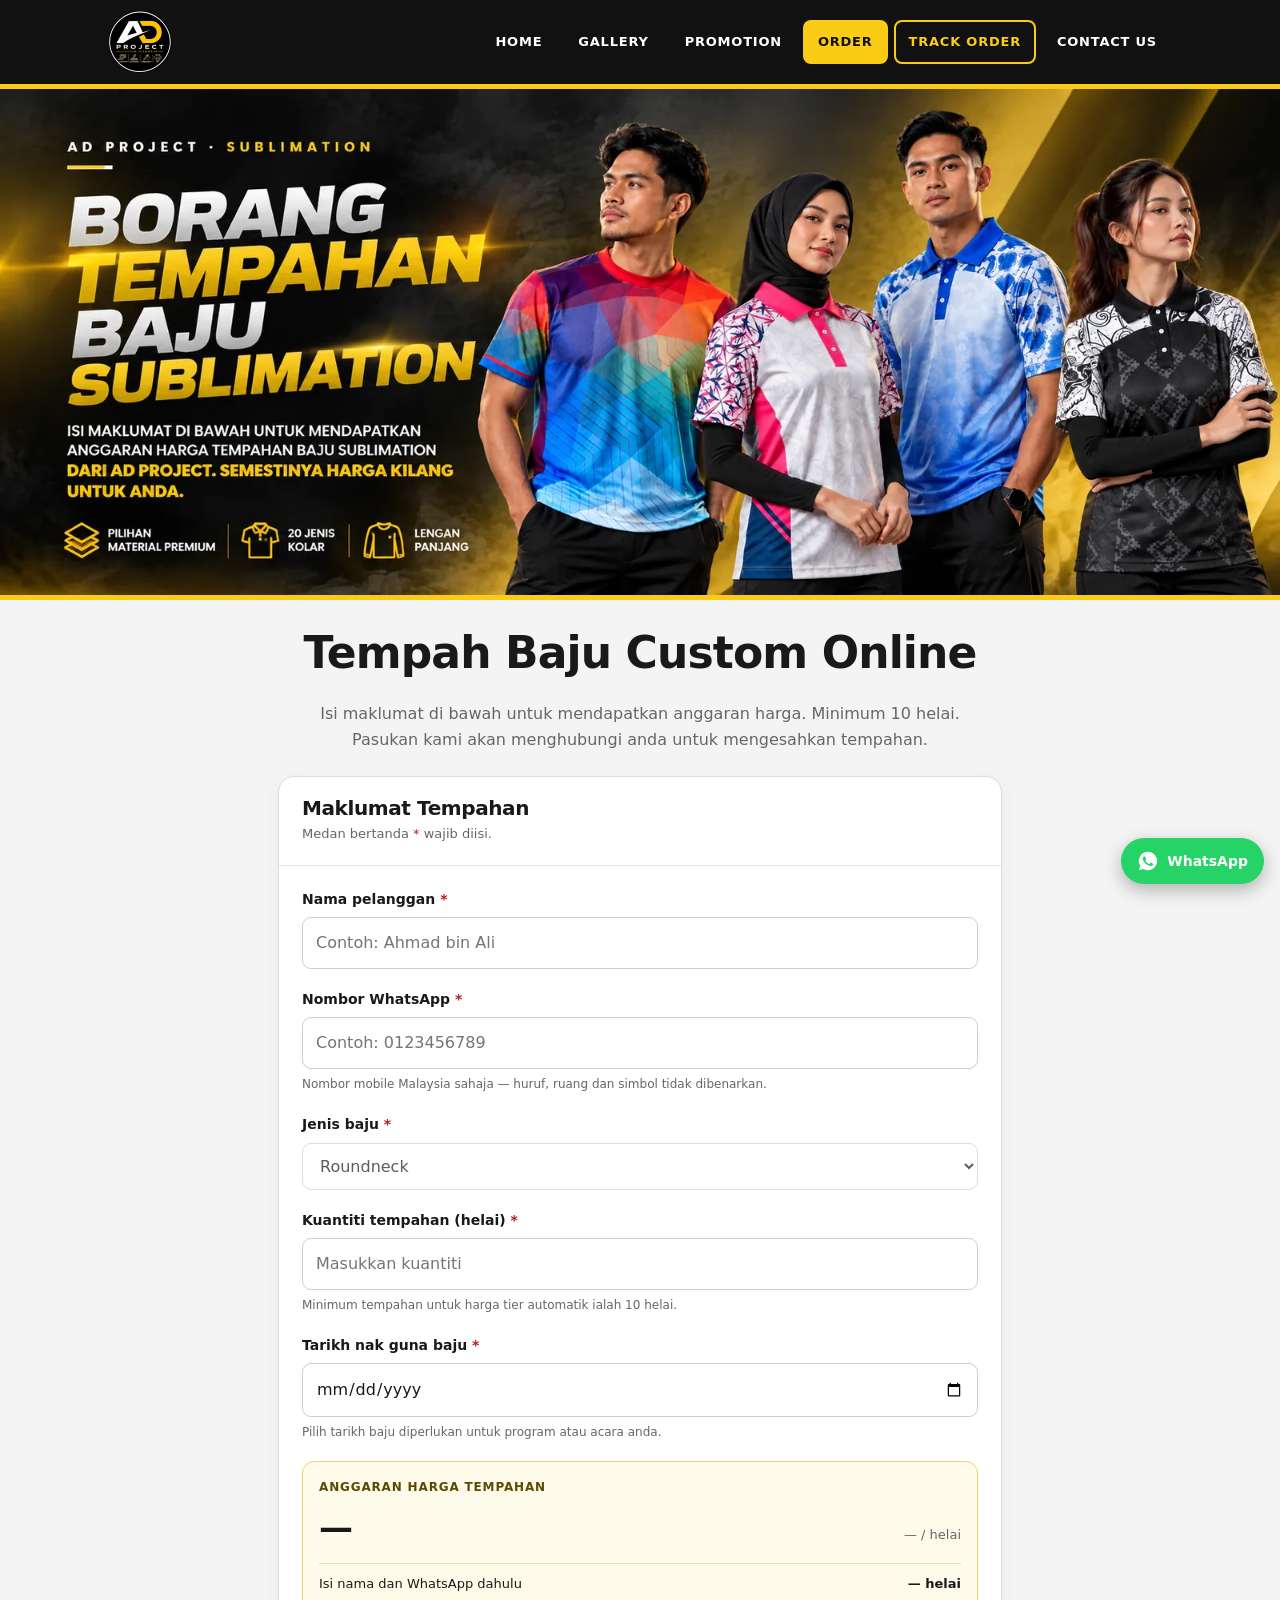
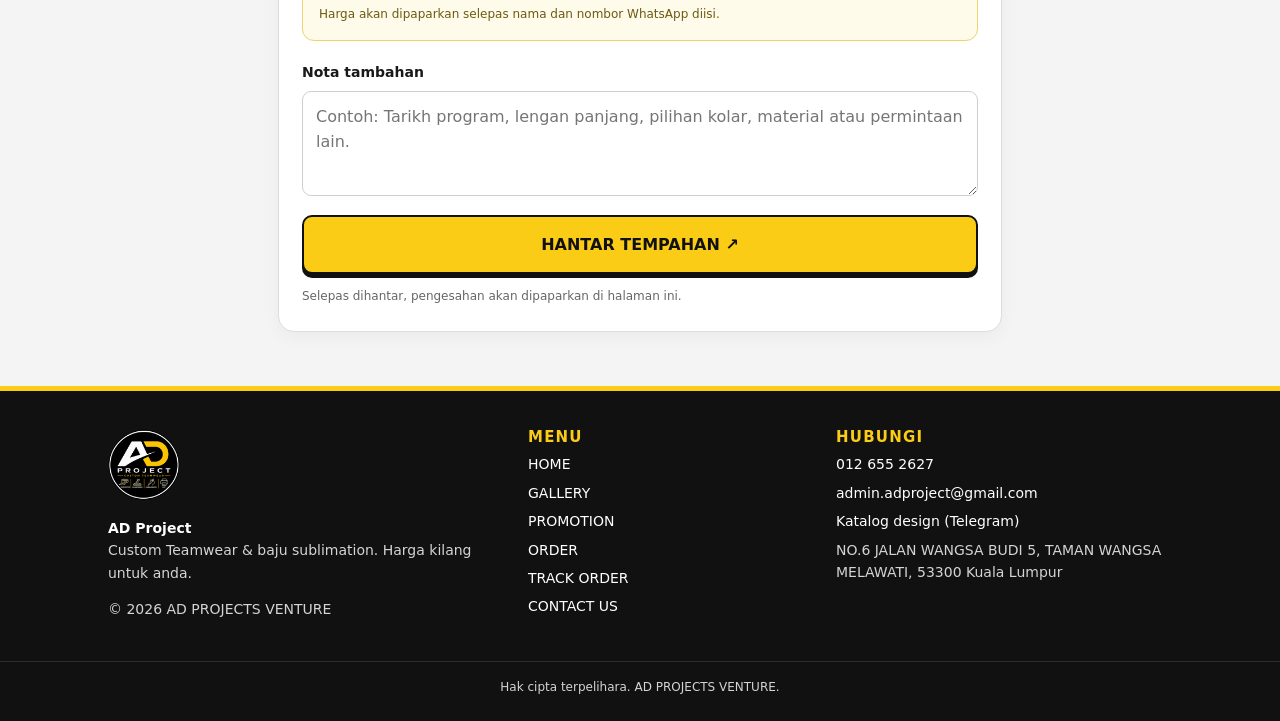
<file: order.html>
<!doctype html>
<html lang="ms">
<head>
<meta charset="utf-8">
<meta name="viewport" content="width=device-width, initial-scale=1">
<title>Tempah Baju Custom Online (Min. 10 Helai) | AD Project</title>
<meta name="description" content="Isi borang tempahan baju custom AD Project dan dapatkan anggaran harga serta-merta. Roundneck, polo dan muslimah, minimum 10 helai.">
<meta name="robots" content="index,follow,max-image-preview:large">
<link rel="canonical" href="https://adproject.my/order.html">
<meta name="theme-color" content="#facc15">
<meta name="referrer" content="strict-origin-when-cross-origin">
<link rel="icon" href="favicon.ico" sizes="any">
<link rel="icon" type="image/png" sizes="32x32" href="assets/img/favicon-32.png">
<link rel="apple-touch-icon" href="assets/img/apple-touch-icon.png">
<link rel="manifest" href="site.webmanifest">
<meta property="og:type" content="website">
<meta property="og:locale" content="ms_MY">
<meta property="og:site_name" content="AD Project">
<meta property="og:title" content="Tempah Baju Custom Online (Min. 10 Helai) | AD Project">
<meta property="og:description" content="Isi borang tempahan baju custom AD Project dan dapatkan anggaran harga serta-merta. Roundneck, polo dan muslimah, minimum 10 helai.">
<meta property="og:url" content="https://adproject.my/order.html">
<meta property="og:image" content="https://adproject.my/assets/img/og-image.jpg">
<meta property="og:image:width" content="1200">
<meta property="og:image:height" content="630">
<meta name="twitter:card" content="summary_large_image">
<meta name="twitter:title" content="Tempah Baju Custom Online (Min. 10 Helai) | AD Project">
<meta name="twitter:description" content="Isi borang tempahan baju custom AD Project dan dapatkan anggaran harga serta-merta. Roundneck, polo dan muslimah, minimum 10 helai.">
<meta name="twitter:image" content="https://adproject.my/assets/img/og-image.jpg">
<link rel="stylesheet" href="assets/css/style.css?v=49972ff1">
<script type="application/ld+json">{"@context":"https://schema.org","@type":"BreadcrumbList","itemListElement":[{"@type":"ListItem","position":1,"name":"Utama","item":"https://adproject.my/"},{"@type":"ListItem","position":2,"name":"Tempahan","item":"https://adproject.my/order.html"}]}</script>
</head>
<body class="page-order">
<a class="skip-link" href="#main">Langkau ke kandungan</a>
<header class="topbar">
  <div class="topbar-inner">
    <a class="brand-logo" href="./" aria-label="AD Project - Laman Utama">
      <img src="assets/img/logo-128.png" alt="AD Project Custom Teamwear" width="64" height="64">
    </a>
    <button class="nav-toggle" id="navToggle" type="button" aria-label="Buka menu" aria-expanded="false" aria-controls="mainNav">
      <span></span><span></span><span></span>
    </button>
    <nav class="main-nav" id="mainNav" aria-label="Menu utama">
      <a href="./">HOME</a>
      <a href="gallery.html">GALLERY</a>
      <a href="promotion.html">PROMOTION</a>
      <a href="order.html" class="active" aria-current="page">ORDER</a>
      <a href="track-order.html" class="nav-outline">TRACK ORDER</a>
      <a href="contact.html">CONTACT US</a>
    </nav>
  </div>
</header>

<main id="main">
<img class="order-banner" src="assets/img/hero-banner.webp" width="1600" height="633" fetchpriority="high"
     alt="Borang tempahan baju sublimation AD Project. Harga kilang untuk anda.">
<section class="order-intro container">
  <h1>Tempah Baju Custom Online</h1>
  <p>Isi maklumat di bawah untuk mendapatkan anggaran harga. Minimum 10 helai. Pasukan kami akan menghubungi anda untuk mengesahkan tempahan.</p>
</section>
<div class="layout">
      <section class="card">
        <div class="card-head">
          <h2>Maklumat Tempahan</h2>
          <p>Medan bertanda <span class="required">*</span> wajib diisi.</p>
        </div>

        <form id="orderForm"
              action="https://script.google.com/macros/s/AKfycbyPpZKnBFvj2LA13TLM8jEIbgu5Ed_8PIEiTodSzSPuY906F02-wc6n4sjOblGXJwoRVw/exec"
              method="post"
              target="adProjectSubmitFrame"
              accept-charset="UTF-8">
          <div class="field">
            <label for="customerName">Nama pelanggan <span class="required">*</span></label>
            <input id="customerName" name="customerName" type="text" maxlength="100" autocomplete="name" placeholder="Contoh: Ahmad bin Ali" required>
          </div>

          <div class="field">
            <label for="whatsapp">Nombor WhatsApp <span class="required">*</span></label>
            <input id="whatsapp" name="whatsapp" type="tel" inputmode="numeric" autocomplete="tel" pattern="(0|60)1[0-9]{7,8}" title="Nombor mobile Malaysia, contoh 0123456789" placeholder="Contoh: 0123456789" maxlength="12" required>
            <div class="hint">Nombor mobile Malaysia sahaja — huruf, ruang dan simbol tidak dibenarkan.</div>
          </div>

          <div class="field">
            <label for="shirtType">Jenis baju <span class="required">*</span></label>
            <select id="shirtType" name="shirtType" required>
              <option value="ROUNDNECK">Roundneck</option>
              <option value="POLO">Berkolar (Polo)</option>
              <option value="MUSLIMAH">Muslimah</option>
            </select>
          </div>

          <div class="field">
            <label for="quantity">Kuantiti tempahan (helai) <span class="required">*</span></label>
            <input id="quantity" name="quantity" type="number" min="10" max="100000" step="1" placeholder="Masukkan kuantiti" required>
            <div class="hint">Minimum tempahan untuk harga tier automatik ialah 10 helai.</div>
          </div>

          <div class="field">
            <label for="dateNeeded">Tarikh nak guna baju <span class="required">*</span></label>
            <input id="dateNeeded" name="dateNeeded" type="date" required>
            <div class="hint">Pilih tarikh baju diperlukan untuk program atau acara anda.</div>
          </div>

          <div class="price-preview" aria-live="polite">
            <div class="caption">Anggaran harga tempahan</div>
            <div class="price-main">
              <strong id="totalPrice">—</strong>
              <span id="unitPrice">RM— / helai</span>
            </div>
            <div class="price-detail">
              <span id="tierLabel">Isi maklumat dahulu</span>
              <strong id="quantityLabel">— helai</strong>
            </div>
            <p class="price-note" id="priceNote">Isi nama dan nombor WhatsApp untuk memilih jenis baju.</p>
          </div>

          <div class="field">
            <label for="customerNotes">Nota tambahan</label>
            <textarea id="customerNotes" name="customerNotes" maxlength="1000" placeholder="Contoh: Tarikh program, lengan panjang, pilihan kolar, material atau permintaan lain."></textarea>
            
          </div>

          <input type="hidden" name="submissionId" id="submissionId">

          <!-- Honeypot anti-spam: pelanggan sebenar tidak perlu mengisi medan ini. -->
          <div class="honeypot" aria-hidden="true">
            <label for="website">Website</label>
            <input id="website" name="website" type="text" tabindex="-1" autocomplete="off">
          </div>

          <button class="submit-btn" id="submitBtn" type="submit">HANTAR TEMPAHAN ↗</button>
          <p class="submit-hint">Selepas dihantar, pengesahan akan dipaparkan di halaman ini.</p>
        </form>
        <section class="confirmation" id="confirmationPanel" aria-live="polite">
          <div class="confirmation-icon" id="confirmationIcon">✓</div>
          <h2 id="confirmationTitle">Tempahan berjaya dihantar!</h2>
          <p id="confirmationMessage">Terima kasih. Maklumat tempahan anda telah diterima oleh AD Project.</p>
          <p id="orderNoLine" hidden>Nombor tempahan anda: <strong id="orderNoInline"></strong><br>Simpan nombor ini untuk <a href="track-order.html">semak status tempahan</a>.</p>
          <p id="failHelp" hidden><strong>Perlukan bantuan?</strong><br>Sila semak maklumat dan cuba semula, atau hubungi admin AD Project.</p>
          <div class="btn-row" style="justify-content:center" id="confirmActions">
            <a class="telegram-btn" href="https://t.me/bajusublimation_bot" target="_blank" rel="noopener noreferrer">✈ KATALOG DESIGN</a>
            <a class="discount-btn discount-link" href="#" target="_blank" rel="noopener noreferrer">% LEBIH DISKAUN</a>
          </div>
        </section>
      </section>
    </div>

<div class="matrix-overlay" id="matrixOverlay" hidden aria-live="polite" role="status">
  <canvas id="matrixRain" aria-hidden="true"></canvas>
  <div class="matrix-term">
    <div class="matrix-lines" id="matrixLines"></div>
    <span class="matrix-cursor" aria-hidden="true">█</span>
  </div>
</div>

<div class="modal" id="doneModal" data-wa="60126552627" hidden>
  <div class="modal-box" role="dialog" aria-modal="true" aria-labelledby="doneTitle">
    <button type="button" class="modal-x" id="doneClose" aria-label="Tutup">&times;</button>
    <div class="confirmation-icon">✓</div>
    <h2 id="doneTitle">Tempahan berjaya dihantar!</h2>
    <p>Terima kasih, <strong id="doneName"></strong>. Pasukan kami akan menghubungi anda melalui WhatsApp.</p>
    <p class="order-no">No. tempahan: <strong id="doneOrderNo"></strong></p>
    <div class="modal-actions">
      <a class="telegram-btn" href="https://t.me/bajusublimation_bot" target="_blank" rel="noopener noreferrer">✈ KATALOG DESIGN</a>
      <a class="discount-btn discount-link" href="#" target="_blank" rel="noopener noreferrer">% LEBIH DISKAUN</a>
    </div>
  </div>
</div>

<noscript><p class="container" style="text-align:center;padding-bottom:30px">Sila aktifkan JavaScript untuk melihat pengesahan tempahan, atau hubungi kami melalui WhatsApp.</p></noscript>

</main>
<footer class="site-footer">
  <div class="container footer-grid">
    <div class="footer-brand">
      <img src="assets/img/logo-128.png" alt="" width="72" height="72" loading="lazy">
      <p><strong style="color:#fff">AD Project</strong><br>Custom Teamwear &amp; baju sublimation. Harga kilang untuk anda.</p>
      <p>&copy; 2026 AD PROJECTS VENTURE</p>
    </div>
    <div>
      <h2>Menu</h2>
      <ul>
        <li><a href="./">HOME</a></li>
        <li><a href="gallery.html">GALLERY</a></li>
        <li><a href="promotion.html">PROMOTION</a></li>
        <li><a href="order.html" class="active" aria-current="page">ORDER</a></li>
        <li><a href="track-order.html" class="nav-outline">TRACK ORDER</a></li>
        <li><a href="contact.html">CONTACT US</a></li>
      </ul>
    </div>
    <div>
      <h2>Hubungi</h2>
      <address>
        <ul>
          <li><a href="tel:+60126552627">012 655 2627</a></li>
          <li><a href="mailto:admin.adproject@gmail.com">admin.adproject@gmail.com</a></li>
          <li><a href="https://t.me/bajusublimation_bot" target="_blank" rel="noopener noreferrer">Katalog design (Telegram)</a></li>
          <li>NO.6 JALAN WANGSA BUDI 5, TAMAN WANGSA MELAWATI, 53300 Kuala Lumpur</li>
        </ul>
      </address>
    </div>
  </div>
  <div class="footer-bottom">Hak cipta terpelihara. AD PROJECTS VENTURE.</div>
</footer>

<a class="wa-float" href="https://wa.me/60126552627?text=Hi%20AD%20Project%2C%20saya%20nak%20tanya%20tentang%20tempahan%20baju." target="_blank" rel="noopener noreferrer" aria-label="Hubungi kami melalui WhatsApp">
  <svg width="22" height="22" viewBox="0 0 24 24" fill="currentColor" aria-hidden="true"><path d="M12 2a10 10 0 0 0-8.6 15.1L2 22l5-1.3A10 10 0 1 0 12 2zm5.2 14.2c-.2.6-1.300 1.200-1.800 1.200-.5.1-1 .2-3.300-.7-2.800-1.200-4.600-4.100-4.700-4.300-.1-.2-1.100-1.500-1.100-2.800s.7-2 1-2.300c.2-.3.500-.3.700-.3h.5c.2 0 .4 0 .6.500.2.600.8 2 .9 2.100.1.1.1.3 0 .5-.1.2-.1.300-.3.500l-.4.500c-.1.100-.3.300-.1.600.2.300.8 1.300 1.700 2.100 1.100 1 2.100 1.300 2.400 1.400.3.100.5.100.6-.1.2-.2.700-.8.900-1.100.2-.3.400-.2.600-.1l2 1c.3.100.5.200.5.300.1.200.1.800-.1 1.400z"/></svg>
  <span>WhatsApp</span>
</a>
<script src="assets/js/main.js?v=deed6241" defer></script>
<script type="application/json" id="tier-data">{"tiers": [{"min": 10, "max": 29, "base": 22, "label": "10–29 helai"}, {"min": 30, "max": 100, "base": 20, "label": "30–100 helai"}, {"min": 101, "max": 300, "base": 18, "label": "101–300 helai"}, {"min": 301, "max": 500, "base": 16, "label": "301–500 helai"}, {"min": 501, "max": 1000, "base": 15, "label": "501–1,000 helai"}, {"min": 1001, "max": null, "base": 13, "label": "1,001+ helai"}], "surcharge": {"ROUNDNECK": 0, "POLO": 2, "MUSLIMAH": 7}}</script>
<script src="assets/js/order.js?v=c1d7217a" defer></script>
</body>
</html>
</file>
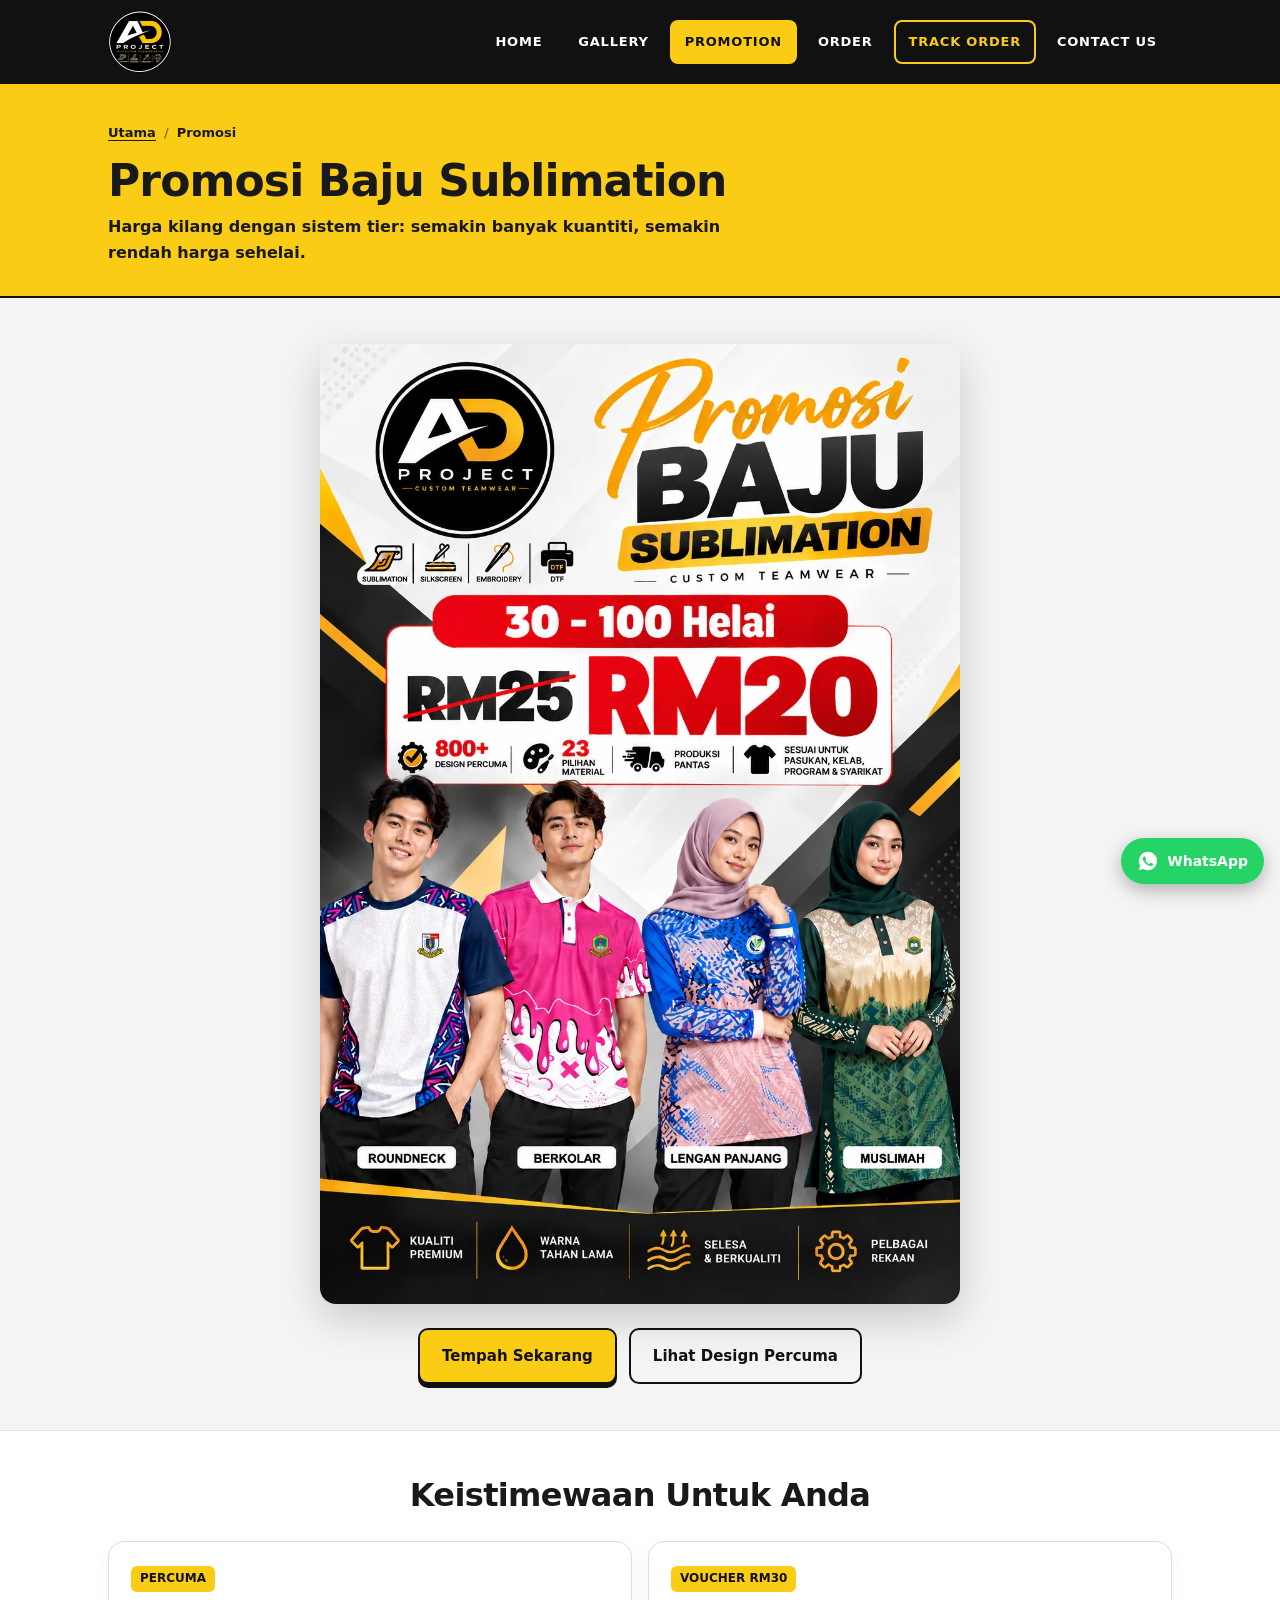
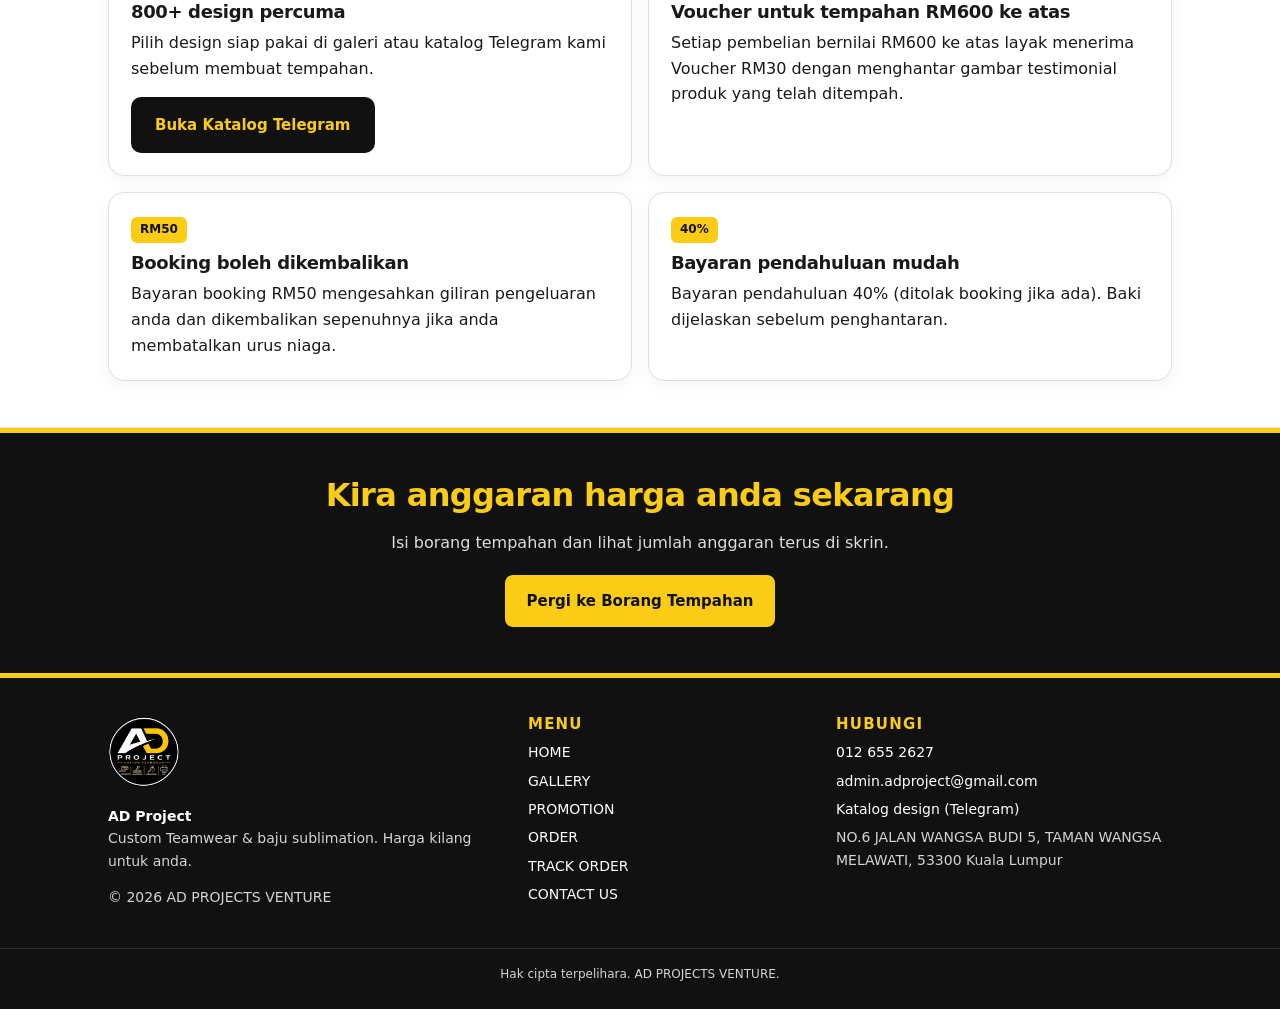
<file: promotion.html>
<!doctype html>
<html lang="ms">
<head>
<meta charset="utf-8">
<meta name="viewport" content="width=device-width, initial-scale=1">
<title>Promosi Baju Sublimation Custom | AD Project</title>
<meta name="description" content="Promosi baju sublimation custom AD Project: 30-100 helai serendah RM20 sehelai. 800+ design percuma, 23 pilihan material dan produksi pantas.">
<meta name="robots" content="index,follow,max-image-preview:large">
<link rel="canonical" href="https://adproject.my/promotion.html">
<meta name="theme-color" content="#facc15">
<meta name="referrer" content="strict-origin-when-cross-origin">
<link rel="icon" href="favicon.ico" sizes="any">
<link rel="icon" type="image/png" sizes="32x32" href="assets/img/favicon-32.png">
<link rel="apple-touch-icon" href="assets/img/apple-touch-icon.png">
<link rel="manifest" href="site.webmanifest">
<meta property="og:type" content="website">
<meta property="og:locale" content="ms_MY">
<meta property="og:site_name" content="AD Project">
<meta property="og:title" content="Promosi Baju Sublimation Custom | AD Project">
<meta property="og:description" content="Promosi baju sublimation custom AD Project: 30-100 helai serendah RM20 sehelai. 800+ design percuma, 23 pilihan material dan produksi pantas.">
<meta property="og:url" content="https://adproject.my/promotion.html">
<meta property="og:image" content="https://adproject.my/assets/img/og-image.jpg">
<meta property="og:image:width" content="1200">
<meta property="og:image:height" content="630">
<meta name="twitter:card" content="summary_large_image">
<meta name="twitter:title" content="Promosi Baju Sublimation Custom | AD Project">
<meta name="twitter:description" content="Promosi baju sublimation custom AD Project: 30-100 helai serendah RM20 sehelai. 800+ design percuma, 23 pilihan material dan produksi pantas.">
<meta name="twitter:image" content="https://adproject.my/assets/img/og-image.jpg">
<link rel="stylesheet" href="assets/css/style.css?v=49972ff1">
<script type="application/ld+json">{"@context":"https://schema.org","@type":"BreadcrumbList","itemListElement":[{"@type":"ListItem","position":1,"name":"Utama","item":"https://adproject.my/"},{"@type":"ListItem","position":2,"name":"Promosi","item":"https://adproject.my/promotion.html"}]}</script>
</head>
<body class="page-promotion">
<a class="skip-link" href="#main">Langkau ke kandungan</a>
<header class="topbar">
  <div class="topbar-inner">
    <a class="brand-logo" href="./" aria-label="AD Project - Laman Utama">
      <img src="assets/img/logo-128.png" alt="AD Project Custom Teamwear" width="64" height="64">
    </a>
    <button class="nav-toggle" id="navToggle" type="button" aria-label="Buka menu" aria-expanded="false" aria-controls="mainNav">
      <span></span><span></span><span></span>
    </button>
    <nav class="main-nav" id="mainNav" aria-label="Menu utama">
      <a href="./">HOME</a>
      <a href="gallery.html">GALLERY</a>
      <a href="promotion.html" class="active" aria-current="page">PROMOTION</a>
      <a href="order.html">ORDER</a>
      <a href="track-order.html" class="nav-outline">TRACK ORDER</a>
      <a href="contact.html">CONTACT US</a>
    </nav>
  </div>
</header>

<main id="main">
<section class="page-hero">
  <div class="container">
<nav class="breadcrumb" aria-label="Breadcrumb"><ol><li><a href="./">Utama</a></li><li aria-current="page">Promosi</li></ol></nav>
    <h1>Promosi Baju Sublimation</h1>
    <p>Harga kilang dengan sistem tier: semakin banyak kuantiti, semakin rendah harga sehelai.</p>
  </div>
</section>
<section class="section">
  <div class="container promo-wrap">
    <picture>
      <source srcset="assets/img/promosi-poster.webp" type="image/webp">
      <img class="promo-poster" src="assets/img/promosi-poster.jpg" width="1024" height="1536" loading="eager"
           alt="Promosi baju sublimation AD Project: 30 hingga 100 helai RM20 sehelai (harga asal RM25). 800+ design percuma, 23 pilihan material, produksi pantas. Roundneck, berkolar, lengan panjang dan muslimah.">
    </picture>
    <div class="btn-row" style="justify-content:center">
      <a class="btn btn-primary" href="order.html">Tempah Sekarang</a>
      <a class="btn btn-outline" href="gallery.html">Lihat Design Percuma</a>
    </div>
  </div>
</section>
<section class="section alt">
  <div class="container">
    <div class="section-head"><h2>Keistimewaan Untuk Anda</h2></div>
    <div class="grid grid-2">
      <article class="card card-pad"><span class="tag">PERCUMA</span><h3>800+ design percuma</h3><p>Pilih design siap pakai di galeri atau katalog Telegram kami sebelum membuat tempahan.</p><a class="btn btn-dark" href="https://t.me/bajusublimation_bot" target="_blank" rel="noopener noreferrer">Buka Katalog Telegram</a></article>
      <article class="card card-pad"><span class="tag">VOUCHER RM30</span><h3>Voucher untuk tempahan RM600 ke atas</h3><p>Setiap pembelian bernilai RM600 ke atas layak menerima Voucher RM30 dengan menghantar gambar testimonial produk yang telah ditempah.</p></article>
      <article class="card card-pad"><span class="tag">RM50</span><h3>Booking boleh dikembalikan</h3><p>Bayaran booking RM50 mengesahkan giliran pengeluaran anda dan dikembalikan sepenuhnya jika anda membatalkan urus niaga.</p></article>
      <article class="card card-pad"><span class="tag">40%</span><h3>Bayaran pendahuluan mudah</h3><p>Bayaran pendahuluan 40% (ditolak booking jika ada). Baki dijelaskan sebelum penghantaran.</p></article>
    </div>
  </div>
</section>
<section class="cta-band">
  <div class="container">
    <h2>Kira anggaran harga anda sekarang</h2>
    <p>Isi borang tempahan dan lihat jumlah anggaran terus di skrin.</p>
    <a class="btn btn-primary" href="order.html">Pergi ke Borang Tempahan</a>
  </div>
</section>

</main>
<footer class="site-footer">
  <div class="container footer-grid">
    <div class="footer-brand">
      <img src="assets/img/logo-128.png" alt="" width="72" height="72" loading="lazy">
      <p><strong style="color:#fff">AD Project</strong><br>Custom Teamwear &amp; baju sublimation. Harga kilang untuk anda.</p>
      <p>&copy; 2026 AD PROJECTS VENTURE</p>
    </div>
    <div>
      <h2>Menu</h2>
      <ul>
        <li><a href="./">HOME</a></li>
        <li><a href="gallery.html">GALLERY</a></li>
        <li><a href="promotion.html" class="active" aria-current="page">PROMOTION</a></li>
        <li><a href="order.html">ORDER</a></li>
        <li><a href="track-order.html" class="nav-outline">TRACK ORDER</a></li>
        <li><a href="contact.html">CONTACT US</a></li>
      </ul>
    </div>
    <div>
      <h2>Hubungi</h2>
      <address>
        <ul>
          <li><a href="tel:+60126552627">012 655 2627</a></li>
          <li><a href="mailto:admin.adproject@gmail.com">admin.adproject@gmail.com</a></li>
          <li><a href="https://t.me/bajusublimation_bot" target="_blank" rel="noopener noreferrer">Katalog design (Telegram)</a></li>
          <li>NO.6 JALAN WANGSA BUDI 5, TAMAN WANGSA MELAWATI, 53300 Kuala Lumpur</li>
        </ul>
      </address>
    </div>
  </div>
  <div class="footer-bottom">Hak cipta terpelihara. AD PROJECTS VENTURE.</div>
</footer>

<a class="wa-float" href="https://wa.me/60126552627?text=Hi%20AD%20Project%2C%20saya%20nak%20tanya%20tentang%20tempahan%20baju." target="_blank" rel="noopener noreferrer" aria-label="Hubungi kami melalui WhatsApp">
  <svg width="22" height="22" viewBox="0 0 24 24" fill="currentColor" aria-hidden="true"><path d="M12 2a10 10 0 0 0-8.6 15.1L2 22l5-1.3A10 10 0 1 0 12 2zm5.2 14.2c-.2.6-1.300 1.200-1.800 1.200-.5.1-1 .2-3.300-.7-2.800-1.200-4.600-4.100-4.700-4.300-.1-.2-1.100-1.500-1.100-2.800s.7-2 1-2.300c.2-.3.500-.3.700-.3h.5c.2 0 .4 0 .6.500.2.600.8 2 .9 2.100.1.1.1.3 0 .5-.1.2-.1.300-.3.500l-.4.500c-.1.100-.3.300-.1.600.2.300.8 1.300 1.700 2.100 1.100 1 2.100 1.300 2.400 1.400.3.100.5.100.6-.1.2-.2.700-.8.900-1.100.2-.3.400-.2.600-.1l2 1c.3.100.5.200.5.300.1.200.1.800-.1 1.400z"/></svg>
  <span>WhatsApp</span>
</a>
<script src="assets/js/main.js?v=deed6241" defer></script>

</body>
</html>
</file>
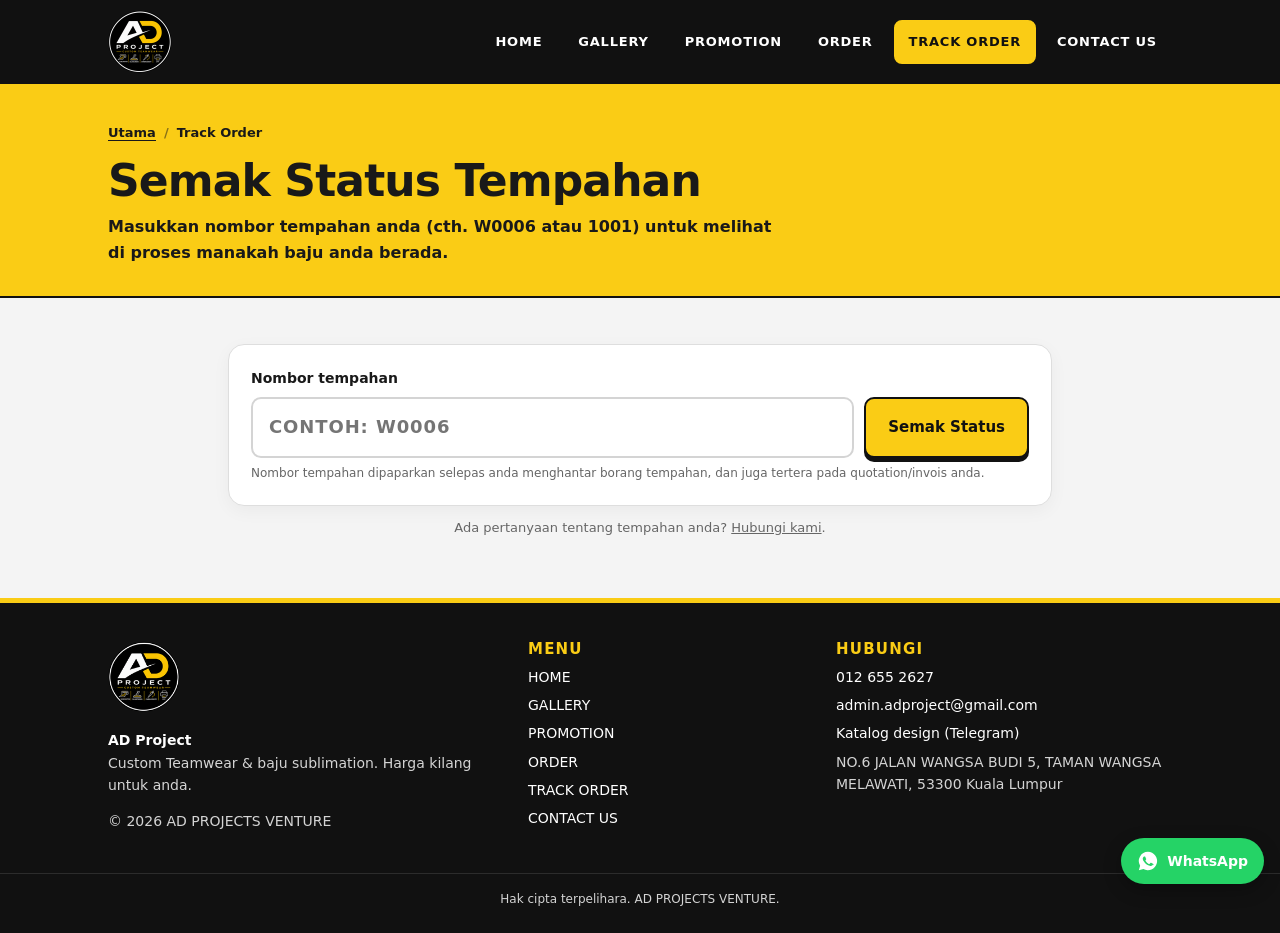
<file: track-order.html>
<!doctype html>
<html lang="ms">
<head>
<meta charset="utf-8">
<meta name="viewport" content="width=device-width, initial-scale=1">
<title>Semak Status Tempahan | AD Project</title>
<meta name="description" content="Masukkan nombor tempahan anda untuk melihat status baju anda: quotation, mockup, produksi, penghantaran hingga selesai.">
<meta name="robots" content="index,follow,max-image-preview:large">
<link rel="canonical" href="https://adproject.my/track-order.html">
<meta name="theme-color" content="#facc15">
<meta name="referrer" content="strict-origin-when-cross-origin">
<link rel="icon" href="favicon.ico" sizes="any">
<link rel="icon" type="image/png" sizes="32x32" href="assets/img/favicon-32.png">
<link rel="apple-touch-icon" href="assets/img/apple-touch-icon.png">
<link rel="manifest" href="site.webmanifest">
<meta property="og:type" content="website">
<meta property="og:locale" content="ms_MY">
<meta property="og:site_name" content="AD Project">
<meta property="og:title" content="Semak Status Tempahan | AD Project">
<meta property="og:description" content="Masukkan nombor tempahan anda untuk melihat status baju anda: quotation, mockup, produksi, penghantaran hingga selesai.">
<meta property="og:url" content="https://adproject.my/track-order.html">
<meta property="og:image" content="https://adproject.my/assets/img/og-image.jpg">
<meta property="og:image:width" content="1200">
<meta property="og:image:height" content="630">
<meta name="twitter:card" content="summary_large_image">
<meta name="twitter:title" content="Semak Status Tempahan | AD Project">
<meta name="twitter:description" content="Masukkan nombor tempahan anda untuk melihat status baju anda: quotation, mockup, produksi, penghantaran hingga selesai.">
<meta name="twitter:image" content="https://adproject.my/assets/img/og-image.jpg">
<link rel="stylesheet" href="assets/css/style.css?v=49972ff1">
<script type="application/ld+json">{"@context":"https://schema.org","@type":"BreadcrumbList","itemListElement":[{"@type":"ListItem","position":1,"name":"Utama","item":"https://adproject.my/"},{"@type":"ListItem","position":2,"name":"Track Order","item":"https://adproject.my/track-order.html"}]}</script>
</head>
<body class="page-track-order">
<a class="skip-link" href="#main">Langkau ke kandungan</a>
<header class="topbar">
  <div class="topbar-inner">
    <a class="brand-logo" href="./" aria-label="AD Project - Laman Utama">
      <img src="assets/img/logo-128.png" alt="AD Project Custom Teamwear" width="64" height="64">
    </a>
    <button class="nav-toggle" id="navToggle" type="button" aria-label="Buka menu" aria-expanded="false" aria-controls="mainNav">
      <span></span><span></span><span></span>
    </button>
    <nav class="main-nav" id="mainNav" aria-label="Menu utama">
      <a href="./">HOME</a>
      <a href="gallery.html">GALLERY</a>
      <a href="promotion.html">PROMOTION</a>
      <a href="order.html">ORDER</a>
      <a href="track-order.html" class="nav-outline active" aria-current="page">TRACK ORDER</a>
      <a href="contact.html">CONTACT US</a>
    </nav>
  </div>
</header>

<main id="main">
<section class="page-hero">
  <div class="container">
<nav class="breadcrumb" aria-label="Breadcrumb"><ol><li><a href="./">Utama</a></li><li aria-current="page">Track Order</li></ol></nav>
    <h1>Semak Status Tempahan</h1>
    <p>Masukkan nombor tempahan anda (cth. <strong>W0006</strong> atau <strong>1001</strong>) untuk melihat di proses manakah baju anda berada.</p>
  </div>
</section>
<section class="section">
  <div class="container" style="max-width:860px">
    <form class="card card-pad track-form" id="trackForm" data-endpoint="https://script.google.com/macros/s/AKfycbyPpZKnBFvj2LA13TLM8jEIbgu5Ed_8PIEiTodSzSPuY906F02-wc6n4sjOblGXJwoRVw/exec">
      <label for="trackId">Nombor tempahan</label>
      <div class="track-row">
        <input id="trackId" name="id" type="text" inputmode="text" autocomplete="off" maxlength="12" placeholder="Contoh: W0006" required>
        <button class="btn btn-primary" type="submit" id="trackBtn">Semak Status</button>
      </div>
      <p class="hint">Nombor tempahan dipaparkan selepas anda menghantar borang tempahan, dan juga tertera pada quotation/invois anda.</p>
    </form>
    <div class="card card-pad track-result" id="trackResult" aria-live="polite" hidden>
      <div class="track-head"><span class="track-no" id="trackNo"></span><strong id="trackLabel"></strong></div>
      <ol class="timeline" id="timeline">
        <li>Quotation telah dihantar</li>
        <li>Mockup sedang disiapkan</li>
        <li>Menunggu pengesahan pelanggan</li>
        <li>Produksi sedang berjalan</li>
        <li>Sedia untuk penghantaran</li>
        <li>Dalam proses penghantaran</li>
        <li>Selesai. Terima kasih.</li>
      </ol>
      <p class="track-msg" id="trackMsg"></p>
    </div>
    <p class="note" style="text-align:center">Ada pertanyaan tentang tempahan anda? <a href="contact.html">Hubungi kami</a>.</p>
  </div>
</section>

</main>
<footer class="site-footer">
  <div class="container footer-grid">
    <div class="footer-brand">
      <img src="assets/img/logo-128.png" alt="" width="72" height="72" loading="lazy">
      <p><strong style="color:#fff">AD Project</strong><br>Custom Teamwear &amp; baju sublimation. Harga kilang untuk anda.</p>
      <p>&copy; 2026 AD PROJECTS VENTURE</p>
    </div>
    <div>
      <h2>Menu</h2>
      <ul>
        <li><a href="./">HOME</a></li>
        <li><a href="gallery.html">GALLERY</a></li>
        <li><a href="promotion.html">PROMOTION</a></li>
        <li><a href="order.html">ORDER</a></li>
        <li><a href="track-order.html" class="nav-outline active" aria-current="page">TRACK ORDER</a></li>
        <li><a href="contact.html">CONTACT US</a></li>
      </ul>
    </div>
    <div>
      <h2>Hubungi</h2>
      <address>
        <ul>
          <li><a href="tel:+60126552627">012 655 2627</a></li>
          <li><a href="mailto:admin.adproject@gmail.com">admin.adproject@gmail.com</a></li>
          <li><a href="https://t.me/bajusublimation_bot" target="_blank" rel="noopener noreferrer">Katalog design (Telegram)</a></li>
          <li>NO.6 JALAN WANGSA BUDI 5, TAMAN WANGSA MELAWATI, 53300 Kuala Lumpur</li>
        </ul>
      </address>
    </div>
  </div>
  <div class="footer-bottom">Hak cipta terpelihara. AD PROJECTS VENTURE.</div>
</footer>

<a class="wa-float" href="https://wa.me/60126552627?text=Hi%20AD%20Project%2C%20saya%20nak%20tanya%20tentang%20tempahan%20baju." target="_blank" rel="noopener noreferrer" aria-label="Hubungi kami melalui WhatsApp">
  <svg width="22" height="22" viewBox="0 0 24 24" fill="currentColor" aria-hidden="true"><path d="M12 2a10 10 0 0 0-8.6 15.1L2 22l5-1.3A10 10 0 1 0 12 2zm5.2 14.2c-.2.6-1.300 1.200-1.800 1.200-.5.1-1 .2-3.300-.7-2.800-1.200-4.600-4.100-4.700-4.300-.1-.2-1.100-1.500-1.100-2.800s.7-2 1-2.300c.2-.3.500-.3.700-.3h.5c.2 0 .4 0 .6.500.2.600.8 2 .9 2.100.1.1.1.3 0 .5-.1.2-.1.300-.3.500l-.4.500c-.1.100-.3.300-.1.600.2.300.8 1.300 1.700 2.100 1.100 1 2.100 1.300 2.400 1.400.3.100.5.100.6-.1.2-.2.700-.8.900-1.100.2-.3.400-.2.600-.1l2 1c.3.100.5.200.5.300.1.200.1.800-.1 1.400z"/></svg>
  <span>WhatsApp</span>
</a>
<script src="assets/js/main.js?v=deed6241" defer></script>
<script src="assets/js/track.js?v=0744ec2d" defer></script>
</body>
</html>
</file>
<file: assets/css/style.css>
/* AD Project - gaya kongsi. Tema: kuning & hitam. */
:root {
  --yellow: #facc15; --yellow-dark: #eab308; --black: #111; --ink: #191919;
  --muted: #666; --line: #e5e5e5; --paper: #fff; --soft: #fffbea; --bg: #f4f4f4;
}
* { box-sizing: border-box; }
html { scroll-behavior: smooth; }
body { margin: 0; background: var(--bg); color: var(--ink); line-height: 1.6;
  font-family: Inter, ui-sans-serif, system-ui, -apple-system, "Segoe UI", Roboto, sans-serif; }
img { max-width: 100%; height: auto; }
a { color: inherit; }
h1, h2, h3 { line-height: 1.15; letter-spacing: -.02em; margin: 0 0 .5em; }
h1 { font-size: clamp(28px, 5vw, 44px); }
h2 { font-size: clamp(22px, 3.4vw, 32px); }
h3 { font-size: 18px; }
p { margin: 0 0 1em; }
.container { max-width: 1100px; margin: 0 auto; padding: 0 18px; }
.sr-only { position: absolute; width: 1px; height: 1px; overflow: hidden; clip: rect(0 0 0 0); white-space: nowrap; }
.skip-link { position: absolute; left: -9999px; top: 8px; background: var(--yellow); color: var(--black);
  padding: 10px 16px; font-weight: 800; border-radius: 8px; z-index: 200; }
.skip-link:focus { left: 8px; }
:focus-visible { outline: 3px solid var(--yellow-dark); outline-offset: 2px; }

/* ===== Header ===== */
.topbar { background: var(--black); border-bottom: 5px solid var(--yellow); color: #fff; position: sticky; top: 0; z-index: 100; }
.topbar-inner { max-width: 1100px; margin: 0 auto; padding: 10px 18px; display: flex; align-items: center; justify-content: space-between; gap: 14px; }
.brand-logo { display: block; flex: 0 0 auto; line-height: 0; }
.brand-logo img { display: block; width: 64px; height: 64px; border-radius: 50%; }
.main-nav { display: flex; align-items: center; gap: 6px; }
.main-nav a { color: #fff; text-decoration: none; font-weight: 800; font-size: 13px; letter-spacing: .06em;
  padding: 10px 13px; border-radius: 8px; border: 2px solid transparent; white-space: nowrap; transition: background .15s, color .15s; }
.main-nav a:hover, .main-nav a.active { color: var(--black); background: var(--yellow); }
.main-nav a.nav-outline { border-color: var(--yellow); color: var(--yellow); }
.main-nav a.nav-outline:hover, .main-nav a.nav-outline.active { color: var(--black); background: var(--yellow); }
.topbar :focus-visible { outline-color: var(--yellow); }
.nav-toggle { display: none; width: 46px; height: 46px; padding: 0; cursor: pointer; background: transparent;
  border: 2px solid var(--yellow); border-radius: 10px; flex-direction: column; align-items: center; justify-content: center; gap: 5px; }
.nav-toggle span { display: block; width: 22px; height: 3px; background: var(--yellow); border-radius: 2px; transition: transform .2s, opacity .2s; }
.nav-toggle[aria-expanded="true"] span:nth-child(1) { transform: translateY(8px) rotate(45deg); }
.nav-toggle[aria-expanded="true"] span:nth-child(2) { opacity: 0; }
.nav-toggle[aria-expanded="true"] span:nth-child(3) { transform: translateY(-8px) rotate(-45deg); }
@media (max-width: 900px) {
  .topbar-inner { flex-wrap: wrap; padding: 8px 14px; }
  .brand-logo img { width: 52px; height: 52px; }
  .nav-toggle { display: flex; }
  .main-nav { display: none; width: 100%; flex-direction: column; align-items: stretch; padding: 12px 0 8px; }
  .main-nav.open { display: flex; }
  .main-nav a { font-size: 15px; padding: 13px 14px; text-align: center; }
}

/* ===== Butang ===== */
.btn { display: inline-flex; align-items: center; justify-content: center; gap: 8px; padding: 14px 22px; font: inherit;
  font-weight: 900; font-size: 15px; text-decoration: none; border-radius: 10px; border: 2px solid var(--black);
  cursor: pointer; transition: transform .12s, box-shadow .12s, background .15s; }
.btn-primary { background: var(--yellow); color: var(--black); box-shadow: 0 4px 0 var(--black); }
.btn-primary:hover { background: #ffda36; }
.btn-primary:active { transform: translateY(3px); box-shadow: 0 1px 0 var(--black); }
.btn-dark { background: var(--black); color: var(--yellow); border-color: var(--black); }
.btn-dark:hover { background: #2a2a2a; }
.btn-outline { background: transparent; color: var(--black); }
.btn-outline:hover { background: var(--yellow); }
.btn-row { display: flex; flex-wrap: wrap; gap: 12px; margin-top: 18px; }

/* ===== Seksyen ===== */
.section { padding: 46px 0; }
.section.alt { background: #fff; border-block: 1px solid var(--line); }
.section-head { text-align: center; max-width: 680px; margin: 0 auto 28px; }
.section-head p { color: var(--muted); }
.eyebrow { display: inline-block; font-size: 12px; font-weight: 900; letter-spacing: .12em; text-transform: uppercase;
  background: var(--black); color: var(--yellow); padding: 6px 10px; border-radius: 5px; margin-bottom: 12px; }
.grid { display: grid; gap: 16px; }
.grid-2 { grid-template-columns: repeat(2, minmax(0, 1fr)); }
.grid-3 { grid-template-columns: repeat(3, minmax(0, 1fr)); }
.grid-4 { grid-template-columns: repeat(4, minmax(0, 1fr)); }
@media (max-width: 900px) { .grid-4 { grid-template-columns: repeat(2, minmax(0, 1fr)); } .grid-3 { grid-template-columns: repeat(2, minmax(0, 1fr)); } }
@media (max-width: 600px) { .grid-2, .grid-3, .grid-4 { grid-template-columns: 1fr; } .section { padding: 34px 0; } }
.card { background: var(--paper); border: 1px solid #dedede; border-radius: 16px; overflow: hidden; box-shadow: 0 5px 18px rgba(0,0,0,.045); }
.card-pad { padding: 22px; }
.card h3 { margin-bottom: 8px; }
.card p:last-child { margin-bottom: 0; }
.card .tag { display: inline-block; background: var(--yellow); color: var(--black); font-weight: 900; font-size: 12px; padding: 3px 9px; border-radius: 6px; margin-bottom: 10px; }
.icon-box { width: 44px; height: 44px; display: grid; place-items: center; background: var(--yellow); border-radius: 10px; font-size: 22px; margin-bottom: 12px; }

/* ===== Hero (laman utama) ===== */
.hero { background: var(--black); color: #fff; overflow: hidden; border-bottom: 5px solid var(--yellow); }
.hero-inner { display: grid; grid-template-columns: 1.05fr .95fr; align-items: center; gap: 24px; min-height: 420px; }
.hero-copy { padding: 40px 0; }
.hero h1 { color: #fff; }
.hero h1 em { font-style: normal; color: var(--yellow); }
.hero p { color: #e5e5e5; max-width: 520px; }
.hero-img { display: block; width: 100%; height: 100%; max-height: 460px; object-fit: cover; object-position: left center; }
.hero .btn-outline { color: #fff; border-color: #fff; }
.hero .btn-outline:hover { color: var(--black); background: var(--yellow); border-color: var(--yellow); }
.trust { display: flex; flex-wrap: wrap; gap: 8px 18px; margin: 22px 0 0; padding: 0; list-style: none; font-size: 13px; font-weight: 700; color: var(--yellow); }
@media (max-width: 800px) { .hero-inner { grid-template-columns: 1fr; } .hero-copy { padding: 30px 0 8px; } .hero-img { max-height: 320px; } }

/* ===== Hero halaman dalam ===== */
.page-hero { background: var(--yellow); border-bottom: 2px solid var(--black); padding: 34px 0 30px; }
.page-hero h1 { margin-bottom: 8px; }
.page-hero p { margin: 0; max-width: 680px; font-weight: 600; }
.breadcrumb { font-size: 13px; margin: 0 0 12px; font-weight: 700; }
.breadcrumb ol { list-style: none; display: flex; gap: 8px; padding: 0; margin: 0; flex-wrap: wrap; }
.breadcrumb li + li::before { content: "/"; margin-right: 8px; opacity: .5; }
.breadcrumb a { text-decoration: none; border-bottom: 1px solid currentColor; }

/* ===== Langkah, jadual, FAQ ===== */
.steps { counter-reset: s; list-style: none; padding: 0; margin: 0; display: grid; gap: 16px; grid-template-columns: repeat(4, minmax(0, 1fr)); }
.steps li { counter-increment: s; background: #fff; border: 1px solid #dedede; border-radius: 16px; padding: 22px; position: relative; }
.steps li::before { content: counter(s); display: grid; place-items: center; width: 36px; height: 36px; border-radius: 50%;
  background: var(--black); color: var(--yellow); font-weight: 900; margin-bottom: 12px; }
@media (max-width: 900px) { .steps { grid-template-columns: repeat(2, minmax(0, 1fr)); } }
@media (max-width: 600px) { .steps { grid-template-columns: 1fr; } }
.table-wrap { overflow-x: auto; background: #fff; border: 1px solid #dedede; border-radius: 16px; }
.price-table { width: 100%; border-collapse: collapse; font-size: 15px; min-width: 460px; }
.price-table caption { text-align: left; padding: 14px 16px; font-weight: 800; }
.price-table th { text-align: left; background: var(--black); color: #fff; padding: 12px 14px; font-size: 12px; letter-spacing: .06em; text-transform: uppercase; }
.price-table td { padding: 12px 14px; border-bottom: 1px solid var(--line); }
.price-table tr:last-child td { border-bottom: 0; }
.price-table td:not(:first-child) { font-weight: 800; white-space: nowrap; }
.note { color: var(--muted); font-size: 13px; margin-top: 12px; }
.faq { max-width: 800px; margin: 0 auto; display: grid; gap: 10px; }
.faq details { background: #fff; border: 1px solid #dedede; border-radius: 12px; padding: 0 18px; }
.faq summary { cursor: pointer; font-weight: 800; padding: 16px 0; list-style-position: outside; }
.faq details[open] summary { color: #7a5c00; }
.faq details p { color: #444; padding-bottom: 6px; }
.cta-band { background: var(--black); color: #fff; text-align: center; padding: 44px 0; border-top: 5px solid var(--yellow); }
.cta-band h2 { color: var(--yellow); }
.cta-band p { color: #ddd; max-width: 560px; margin: 0 auto 18px; }

/* ===== Galeri ===== */
.gallery { display: grid; gap: 16px; grid-template-columns: repeat(4, minmax(0, 1fr)); }
.gallery figure { margin: 0; background: #fff; border: 1px solid #dedede; border-radius: 14px; overflow: hidden; transition: transform .15s, box-shadow .15s; }
.gallery figure:hover { transform: translateY(-3px); box-shadow: 0 10px 24px rgba(0,0,0,.12); }
.gallery .g-item { display: block; cursor: zoom-in; }
.gallery img { display: block; width: 100%; height: auto; aspect-ratio: 1 / 1; object-fit: cover; }
.gallery figcaption { padding: 10px 14px; font-size: 13px; font-weight: 800; letter-spacing: .02em; }
@media (max-width: 900px) { .gallery { grid-template-columns: repeat(3, minmax(0, 1fr)); } }
@media (max-width: 640px) { .gallery { grid-template-columns: repeat(2, minmax(0, 1fr)); gap: 10px; } .gallery figcaption { padding: 8px 10px; font-size: 12px; } }

/* ===== Hubungi ===== */
.contact-list { list-style: none; margin: 0; padding: 0; display: grid; gap: 12px; }
.contact-list strong { display: block; font-size: 12px; text-transform: uppercase; letter-spacing: .08em; color: var(--muted); }
.contact-list a { font-weight: 800; }
address { font-style: normal; }

/* ===== Footer ===== */
.site-footer { background: var(--black); color: #d4d4d4; border-top: 5px solid var(--yellow); margin-top: 0; font-size: 14px; }
.footer-grid { display: grid; gap: 28px; grid-template-columns: 1.4fr 1fr 1.2fr; padding: 38px 18px 26px; }
.site-footer h2 { color: var(--yellow); font-size: 15px; letter-spacing: .08em; text-transform: uppercase; }
.site-footer a { color: #fff; text-decoration: none; }
.site-footer a:hover { color: var(--yellow); }
.site-footer ul { list-style: none; padding: 0; margin: 0; display: grid; gap: 6px; }
.footer-brand img { border-radius: 50%; margin-bottom: 10px; }
.footer-bottom { border-top: 1px solid #2c2c2c; padding: 16px 0 24px; font-size: 12px; text-align: center; }
@media (max-width: 800px) { .footer-grid { grid-template-columns: 1fr; } }

/* ===== WhatsApp terapung ===== */
.wa-float { position: fixed; right: 16px; bottom: 16px; z-index: 90; display: inline-flex; align-items: center; gap: 8px;
  background: #25d366; color: #fff; text-decoration: none; font-weight: 800; padding: 12px 16px; border-radius: 999px;
  box-shadow: 0 6px 18px rgba(0,0,0,.28); font-size: 14px; }
.wa-float:hover { background: #1ebe5b; }
@media (max-width: 520px) { .wa-float span { display: none; } .wa-float { padding: 14px; } }

/* ===== Borang tempahan ===== */
.order-banner { display: block; width: 100%; height: auto; border-bottom: 5px solid var(--yellow); }
.order-intro { padding: 28px 0 6px; text-align: center; }
.order-intro p { color: var(--muted); max-width: 640px; margin: 0 auto; }
.layout { max-width: 760px; margin: 0 auto; padding: 18px 18px 54px; }
.card-head { padding: 20px 23px; border-bottom: 1px solid var(--line); }
.card-head h2 { font-size: 20px; margin: 0 0 4px; }
.card-head p { margin: 0; color: var(--muted); font-size: 13px; }
form { padding: 22px 23px 24px; }
.field { margin-bottom: 19px; }
label { display: block; font-size: 14px; font-weight: 800; margin-bottom: 7px; }
.required { color: #b91c1c; }
input, select, textarea { display: block; width: 100%; border: 1px solid #cfcfcf; border-radius: 9px; padding: 12px 13px;
  background: #fff; color: var(--ink); font: inherit; font-size: 16px; outline: none; transition: border-color .15s, box-shadow .15s; }
input:focus, select:focus, textarea:focus { border-color: #a78300; box-shadow: 0 0 0 3px rgba(250,204,21,.28); }
textarea { min-height: 105px; resize: vertical; }
.hint { color: var(--muted); font-size: 12px; margin-top: 6px; }
.price-preview { border: 1px solid #ecd36b; background: var(--soft); border-radius: 12px; padding: 16px; margin: 4px 0 20px; }
.price-preview .caption { color: #5b4a00; font-size: 12px; font-weight: 800; text-transform: uppercase; letter-spacing: .07em; }
.price-main { display: flex; justify-content: space-between; align-items: baseline; gap: 12px; margin: 3px 0; }
.price-main strong { font-size: clamp(25px, 4vw, 34px); letter-spacing: -.04em; }
.price-main span { color: var(--muted); font-size: 13px; }
.price-detail { border-top: 1px solid #eadc9d; padding-top: 10px; margin-top: 9px; font-size: 13px; display: flex; justify-content: space-between; gap: 12px; }
.price-note { color: #6b5a12; font-size: 12px; margin: 10px 0 0; }
.submit-btn { width: 100%; border: 2px solid var(--black); border-radius: 10px; padding: 15px 18px; background: var(--yellow); color: var(--black);
  font: inherit; font-size: 16px; font-weight: 900; cursor: pointer; box-shadow: 0 4px 0 var(--black); transition: transform .12s, box-shadow .12s; }
.submit-btn:hover { background: #ffda36; }
.submit-btn:active { transform: translateY(3px); box-shadow: 0 1px 0 var(--black); }
.submit-btn:disabled { opacity: .6; cursor: wait; }
.submit-hint { color: var(--muted); font-size: 12px; margin: 13px 0 0; }
.confirmation { display: none; padding: 28px 23px 26px; text-align: center; }
.confirmation.show { display: block; }
.confirmation-icon { width: 64px; height: 64px; margin: 0 auto 16px; display: grid; place-items: center; border-radius: 50%; background: #e7f7ed; color: #16734a; font-size: 34px; font-weight: 900; }
.confirmation h2 { margin: 0 0 10px; font-size: 25px; }
.confirmation p { color: #555; margin: 0 auto 18px; max-width: 480px; }
.telegram-btn { display: inline-flex; align-items: center; justify-content: center; gap: 10px; padding: 15px 18px; background: #229ED9; color: #fff; text-decoration: none; font-weight: 800; border-radius: 9px; box-shadow: 0 4px 0 #111; }
.telegram-btn:hover { background: #168ac1; }
.confirmation-note { font-size: 12px !important; margin-top: 18px !important; }
.hidden-submit-frame { position: absolute; width: 1px; height: 1px; border: 0; left: -9999px; }
.honeypot { position: absolute !important; left: -10000px !important; width: 1px !important; height: 1px !important; overflow: hidden !important; }
@media (max-width: 760px) { form { padding: 19px 17px 21px; } .card-head { padding: 18px 17px; } }
@media (prefers-reduced-motion: reduce) { * { transition: none !important; scroll-behavior: auto !important; } }
.hero .eyebrow { background: var(--yellow); color: var(--black); }

.stat-badge { display: inline-flex; align-items: baseline; gap: 10px; margin: 0 0 4px; padding: 8px 16px; color: #fff;
  background: rgba(250,204,21,.12); border: 1px solid var(--yellow); border-radius: 10px; font-weight: 700; }
.stat-badge[hidden] { display: none; }
.stat-badge strong { font-size: clamp(24px, 4vw, 32px); color: var(--yellow); letter-spacing: -.02em; font-variant-numeric: tabular-nums; }


/* ===== Pembetulan Okt 2026 ===== */
body.no-scroll { overflow: hidden; }

/* Promosi */
.promo-wrap { text-align: center; }
.promo-poster { display: block; width: 100%; max-width: 640px; height: auto; margin: 0 auto 24px; border-radius: 16px; box-shadow: 0 14px 40px rgba(0,0,0,.18); }

/* Lightbox galeri */
.lightbox { position: fixed; inset: 0; z-index: 200; background: rgba(10,10,10,.92); display: flex; flex-direction: column; align-items: center; justify-content: center; padding: 56px 16px 20px; }
.lightbox[hidden] { display: none; }
.lightbox figure { margin: 0; text-align: center; }
.lightbox img { max-width: min(92vw, 900px); max-height: 72vh; width: auto; height: auto; border-radius: 12px; background: #222; }
.lightbox figcaption { color: #fff; font-weight: 800; margin-top: 10px; }
.lightbox .lb-order { margin-top: 14px; }
.lb-x, .lb-nav { position: absolute; border: 0; background: rgba(255,255,255,.12); color: #fff; cursor: pointer; border-radius: 50%; display: grid; place-items: center; }
.lb-x { top: 12px; right: 12px; width: 44px; height: 44px; font-size: 30px; line-height: 1; }
.lb-nav { top: 50%; transform: translateY(-50%); width: 48px; height: 48px; font-size: 34px; }
.lb-prev { left: 12px; } .lb-next { right: 12px; }
.lb-x:hover, .lb-nav:hover { background: var(--yellow); color: var(--black); }
@media (max-width: 640px) { .lb-nav { top: auto; bottom: 18px; transform: none; } .lightbox { padding-bottom: 80px; } }

/* Loading gaya Matrix */
.matrix-overlay { position: fixed; inset: 0; z-index: 300; background: #000; display: grid; place-items: center; }
.matrix-overlay[hidden] { display: none; }
.matrix-overlay canvas { position: absolute; inset: 0; width: 100%; height: 100%; opacity: .35; }
.matrix-term { position: relative; width: min(92vw, 560px); padding: 22px 22px 18px; border: 1px solid #16a34a; border-radius: 10px;
  background: rgba(0,0,0,.82); box-shadow: 0 0 30px rgba(34,197,94,.35); font-family: "Courier New", ui-monospace, monospace; color: #4ade80;
  font-size: clamp(14px, 3.6vw, 18px); font-weight: 700; text-shadow: 0 0 6px rgba(74,222,128,.7); }
.matrix-line { margin: 4px 0; white-space: pre-wrap; }
.matrix-cursor { animation: blink 1s steps(1) infinite; }
@keyframes blink { 50% { opacity: 0; } }

/* Dialog selepas tempahan */
.modal { position: fixed; inset: 0; z-index: 250; background: rgba(0,0,0,.6); display: grid; place-items: center; padding: 16px; }
.modal[hidden] { display: none; }
.modal-box { position: relative; width: min(100%, 460px); background: #fff; border-radius: 16px; padding: 34px 22px 24px; text-align: center; box-shadow: 0 20px 60px rgba(0,0,0,.35); }
.modal-box h2 { margin: 0 0 8px; font-size: 24px; }
.modal-box p { color: #555; margin: 0 0 12px; }
.modal-box .order-no { font-size: 18px; color: var(--ink); }
.modal-box .order-no strong { background: var(--yellow); padding: 2px 10px; border-radius: 6px; }
.modal-x { position: absolute; top: 8px; right: 10px; width: 34px; height: 34px; border: 0; background: transparent; font-size: 26px; line-height: 1; cursor: pointer; color: #555; border-radius: 50%; }
.modal-x:hover { background: #f0f0f0; color: #000; }
.modal-actions { display: grid; grid-template-columns: 1fr 1fr; gap: 10px; margin-top: 16px; }
@media (max-width: 400px) { .modal-actions { grid-template-columns: 1fr; } }
.discount-btn { display: inline-flex; align-items: center; justify-content: center; gap: 8px; padding: 15px 18px; background: #16a34a; color: #fff; text-decoration: none; font-weight: 800; border-radius: 9px; box-shadow: 0 4px 0 #111; }
.discount-btn:hover { background: #15803d; }

/* Track order */
.track-form label { font-weight: 800; display: block; margin-bottom: 8px; }
.track-row { display: flex; gap: 10px; flex-wrap: wrap; }
.track-row input { flex: 1 1 200px; padding: 14px 16px; font: inherit; font-size: 18px; font-weight: 700; letter-spacing: .05em; text-transform: uppercase; border: 2px solid #d4d4d4; border-radius: 10px; }
.track-row input:focus { outline: none; border-color: var(--yellow-dark); box-shadow: 0 0 0 3px rgba(250,204,21,.35); }
.track-result { margin-top: 18px; }
.track-head { display: flex; flex-wrap: wrap; gap: 10px; align-items: baseline; margin-bottom: 18px; }
.track-head strong { font-size: 20px; }
.track-no { background: var(--black); color: var(--yellow); font-weight: 800; padding: 3px 10px; border-radius: 6px; font-size: 14px; }
.timeline { list-style: none; margin: 0; padding: 0; display: grid; grid-template-columns: repeat(7, minmax(0, 1fr)); counter-reset: st; }
.timeline li { position: relative; counter-increment: st; text-align: center; font-size: 12px; font-weight: 700; color: #999; padding-top: 44px; }
.timeline li::before { content: counter(st); position: absolute; top: 0; left: 50%; transform: translateX(-50%); width: 34px; height: 34px; border-radius: 50%; background: #e5e5e5; color: #777; display: grid; place-items: center; font-size: 14px; z-index: 1; }
.timeline li::after { content: ""; position: absolute; top: 16px; left: calc(-50% + 17px); width: calc(100% - 34px); height: 4px; background: #e5e5e5; }
.timeline li:first-child::after { display: none; }
.timeline li.done { color: var(--ink); }
.timeline li.done::before { content: "\2713"; background: #16a34a; color: #fff; }
.timeline li.done::after, .timeline li.current::after { background: #16a34a; }
.timeline li.current { color: var(--ink); }
.timeline li.current::before { background: var(--yellow); color: var(--black); box-shadow: 0 0 0 5px rgba(250,204,21,.35); }
.track-result.is-cancelled .timeline { opacity: .4; }
.track-msg { margin: 18px 0 0; color: var(--muted); }
@media (max-width: 700px) {
  .timeline { grid-template-columns: 1fr; gap: 0; }
  .timeline li { text-align: left; padding: 6px 0 18px 48px; font-size: 14px; }
  .timeline li::before { left: 0; transform: none; top: 2px; }
  .timeline li::after { top: -16px; left: 15px; width: 4px; height: 22px; }
}

/* Chat */
.chat-panel { position: fixed; right: 16px; bottom: 16px; z-index: 150; width: min(380px, calc(100vw - 32px)); height: min(560px, calc(100vh - 32px));
  background: #fff; border-radius: 16px; box-shadow: 0 20px 60px rgba(0,0,0,.3); display: flex; flex-direction: column; overflow: hidden; }
.chat-panel[hidden] { display: none; }
.chat-head { display: flex; align-items: center; gap: 10px; padding: 12px 14px; background: var(--black); color: #fff; }
.chat-head img { border-radius: 50%; background: #fff; }
.chat-head div { flex: 1; display: flex; flex-direction: column; line-height: 1.25; }
.chat-head span { font-size: 11px; color: #bbb; }
.chat-x { border: 0; background: transparent; color: #fff; font-size: 28px; line-height: 1; cursor: pointer; width: 36px; height: 36px; border-radius: 50%; }
.chat-x:hover { background: rgba(255,255,255,.15); }
.chat-log { flex: 1; overflow-y: auto; padding: 14px; background: #f6f6f6; display: flex; flex-direction: column; gap: 8px; }
.msg { max-width: 85%; padding: 9px 12px; border-radius: 14px; font-size: 14px; white-space: pre-wrap; word-wrap: break-word; }
.msg-bot { align-self: flex-start; background: #fff; border: 1px solid #e5e5e5; border-bottom-left-radius: 4px; }
.msg-user { align-self: flex-end; background: var(--yellow); color: var(--black); border-bottom-right-radius: 4px; }
.msg-typing { color: #999; letter-spacing: 2px; }
.msg-handoff { background: var(--soft); border-color: var(--yellow); }
.chat-form { display: flex; gap: 8px; padding: 10px; border-top: 1px solid #eee; }
.chat-form input { flex: 1; padding: 11px 12px; font: inherit; border: 1px solid #ccc; border-radius: 10px; }
.chat-form button { width: 44px; border: 0; border-radius: 10px; background: var(--yellow); font-size: 18px; cursor: pointer; }
.chat-foot { margin: 0; padding: 0 12px 10px; font-size: 11px; color: var(--muted); }
@media (max-width: 520px) { .chat-panel { right: 0; bottom: 0; width: 100vw; height: 100dvh; border-radius: 0; } }
</file>
